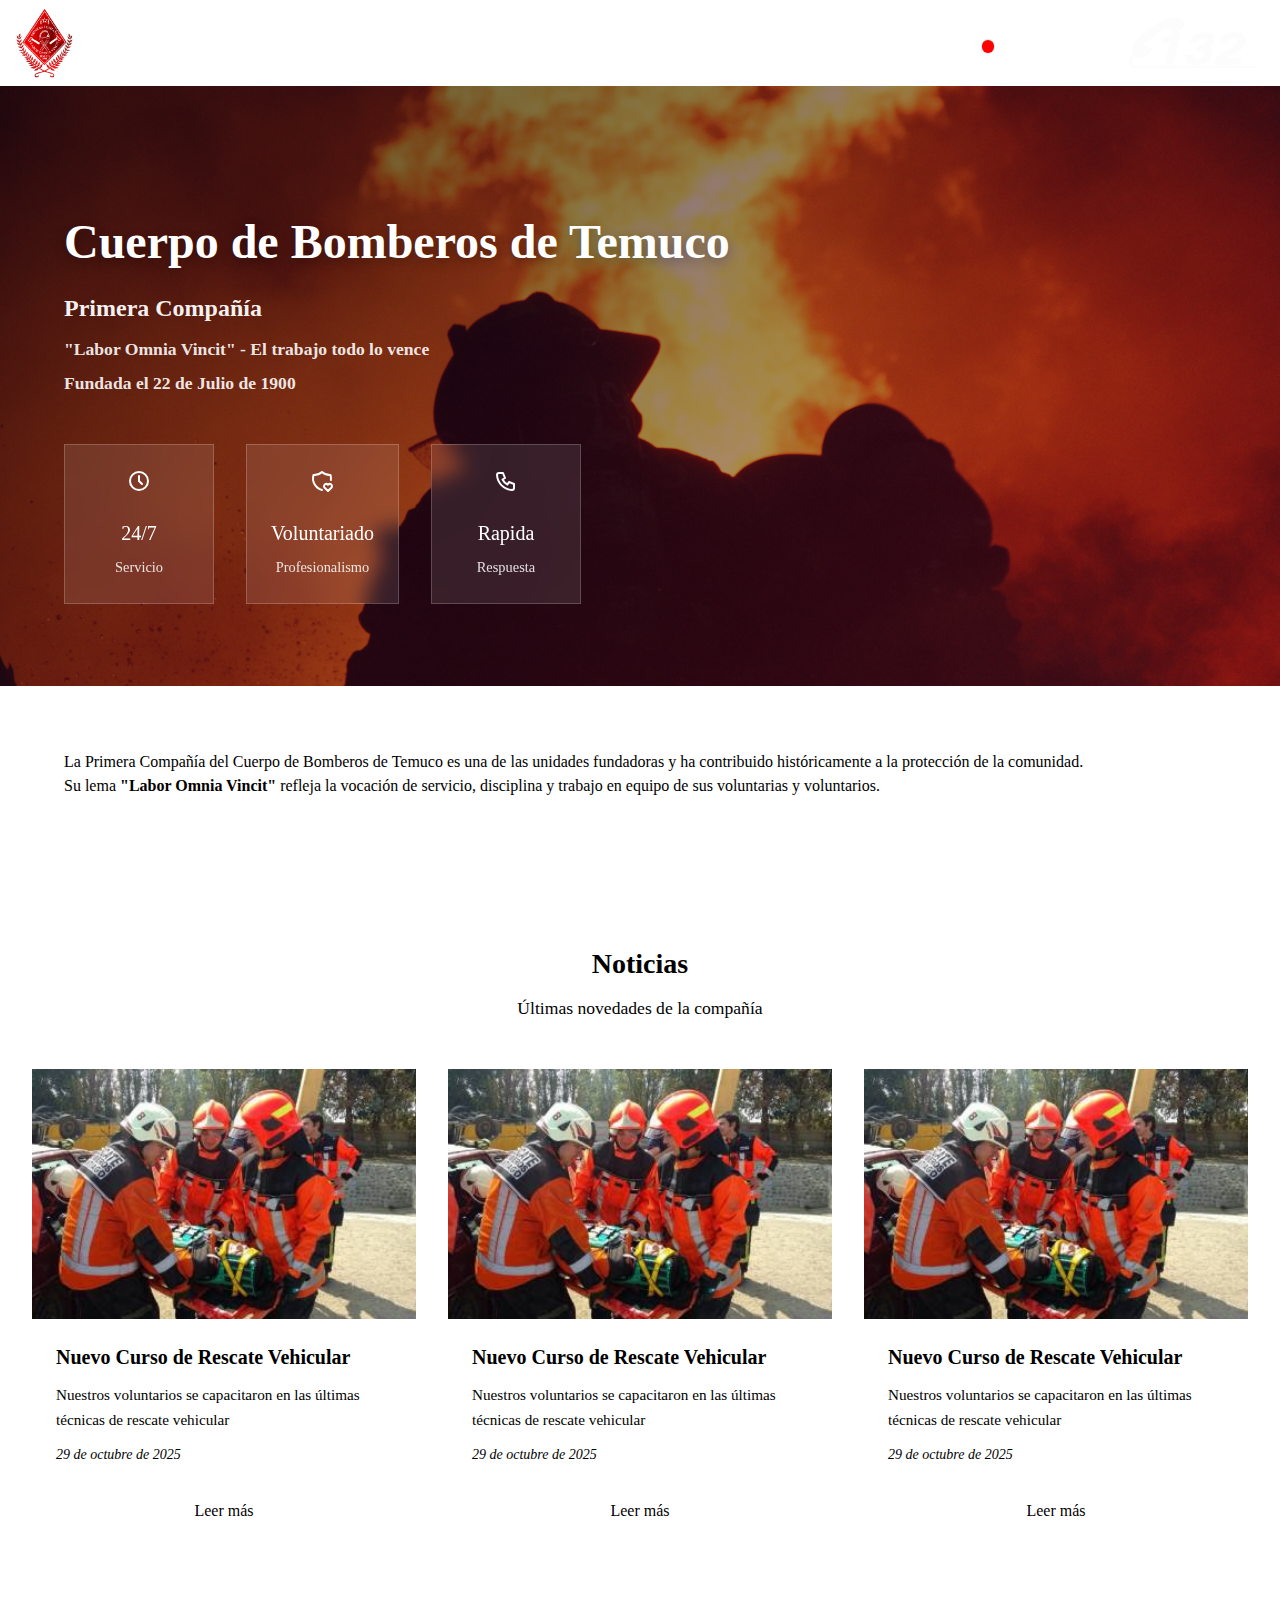
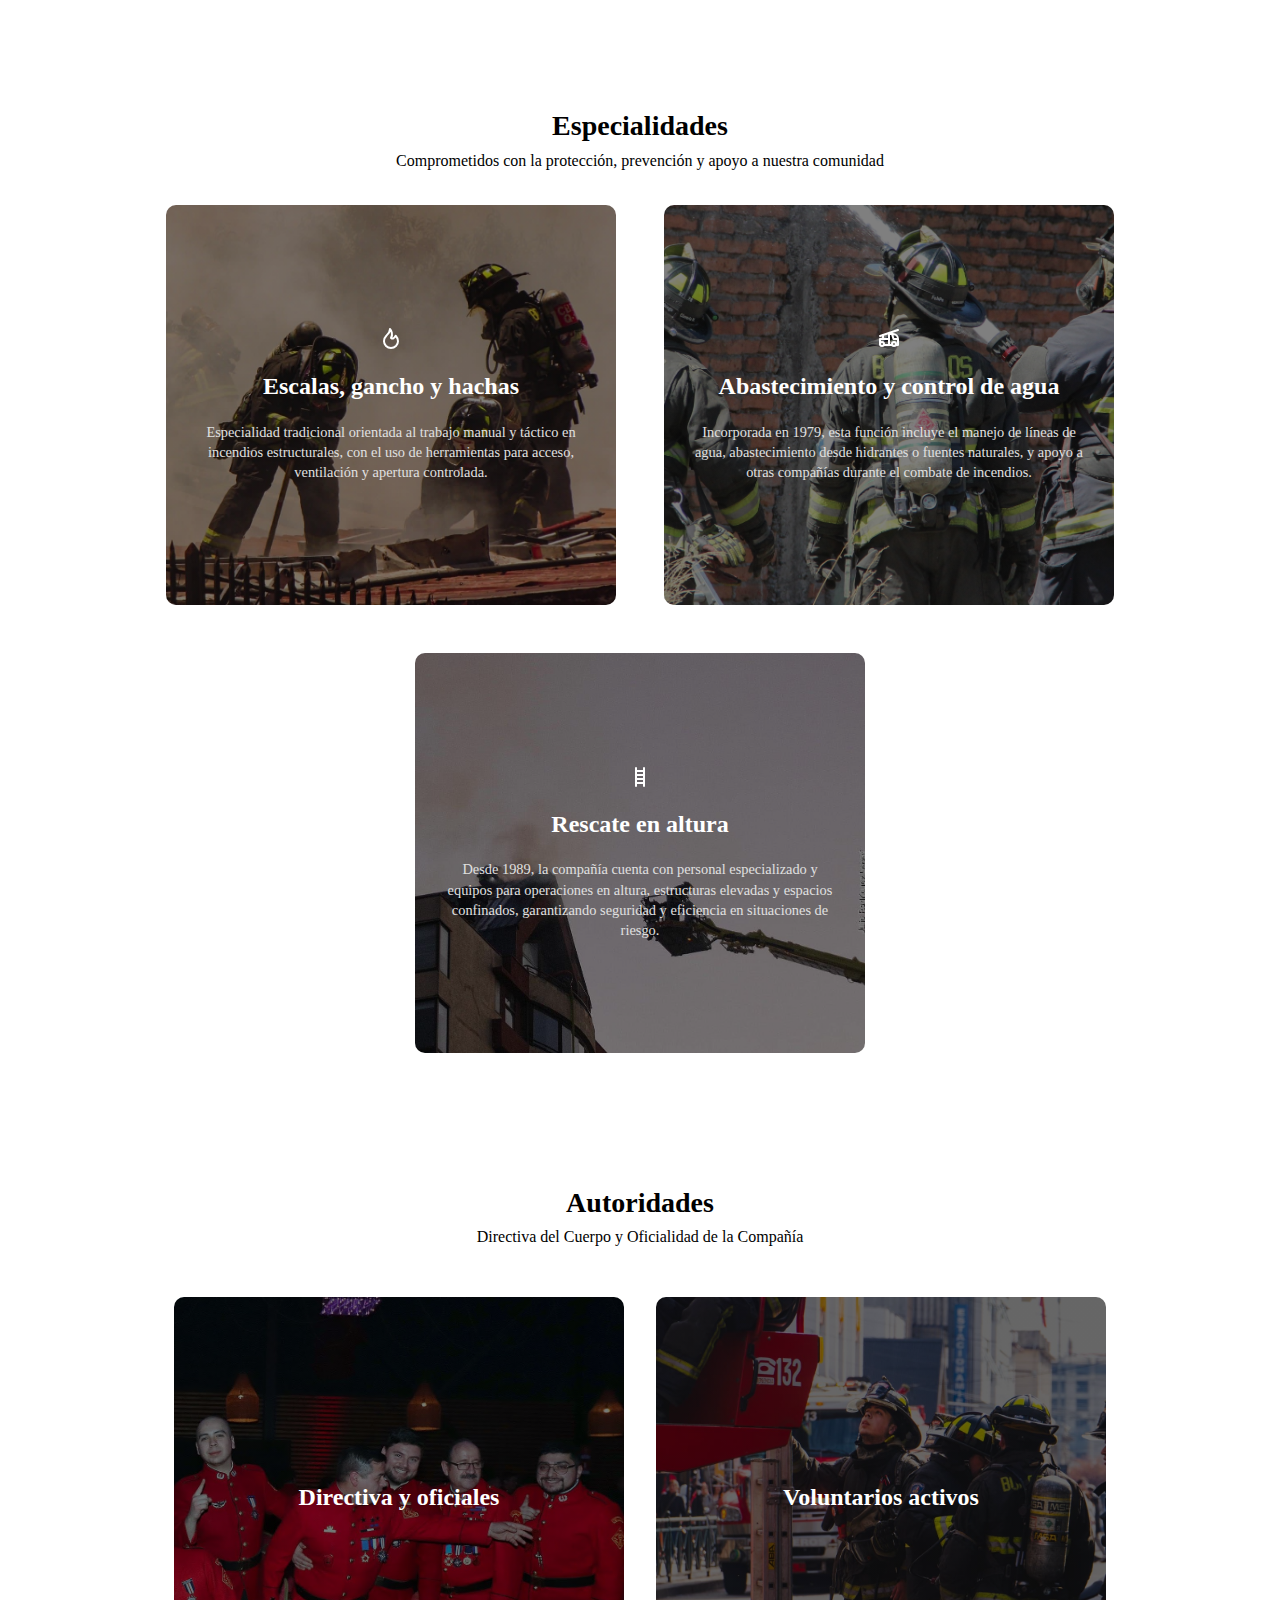
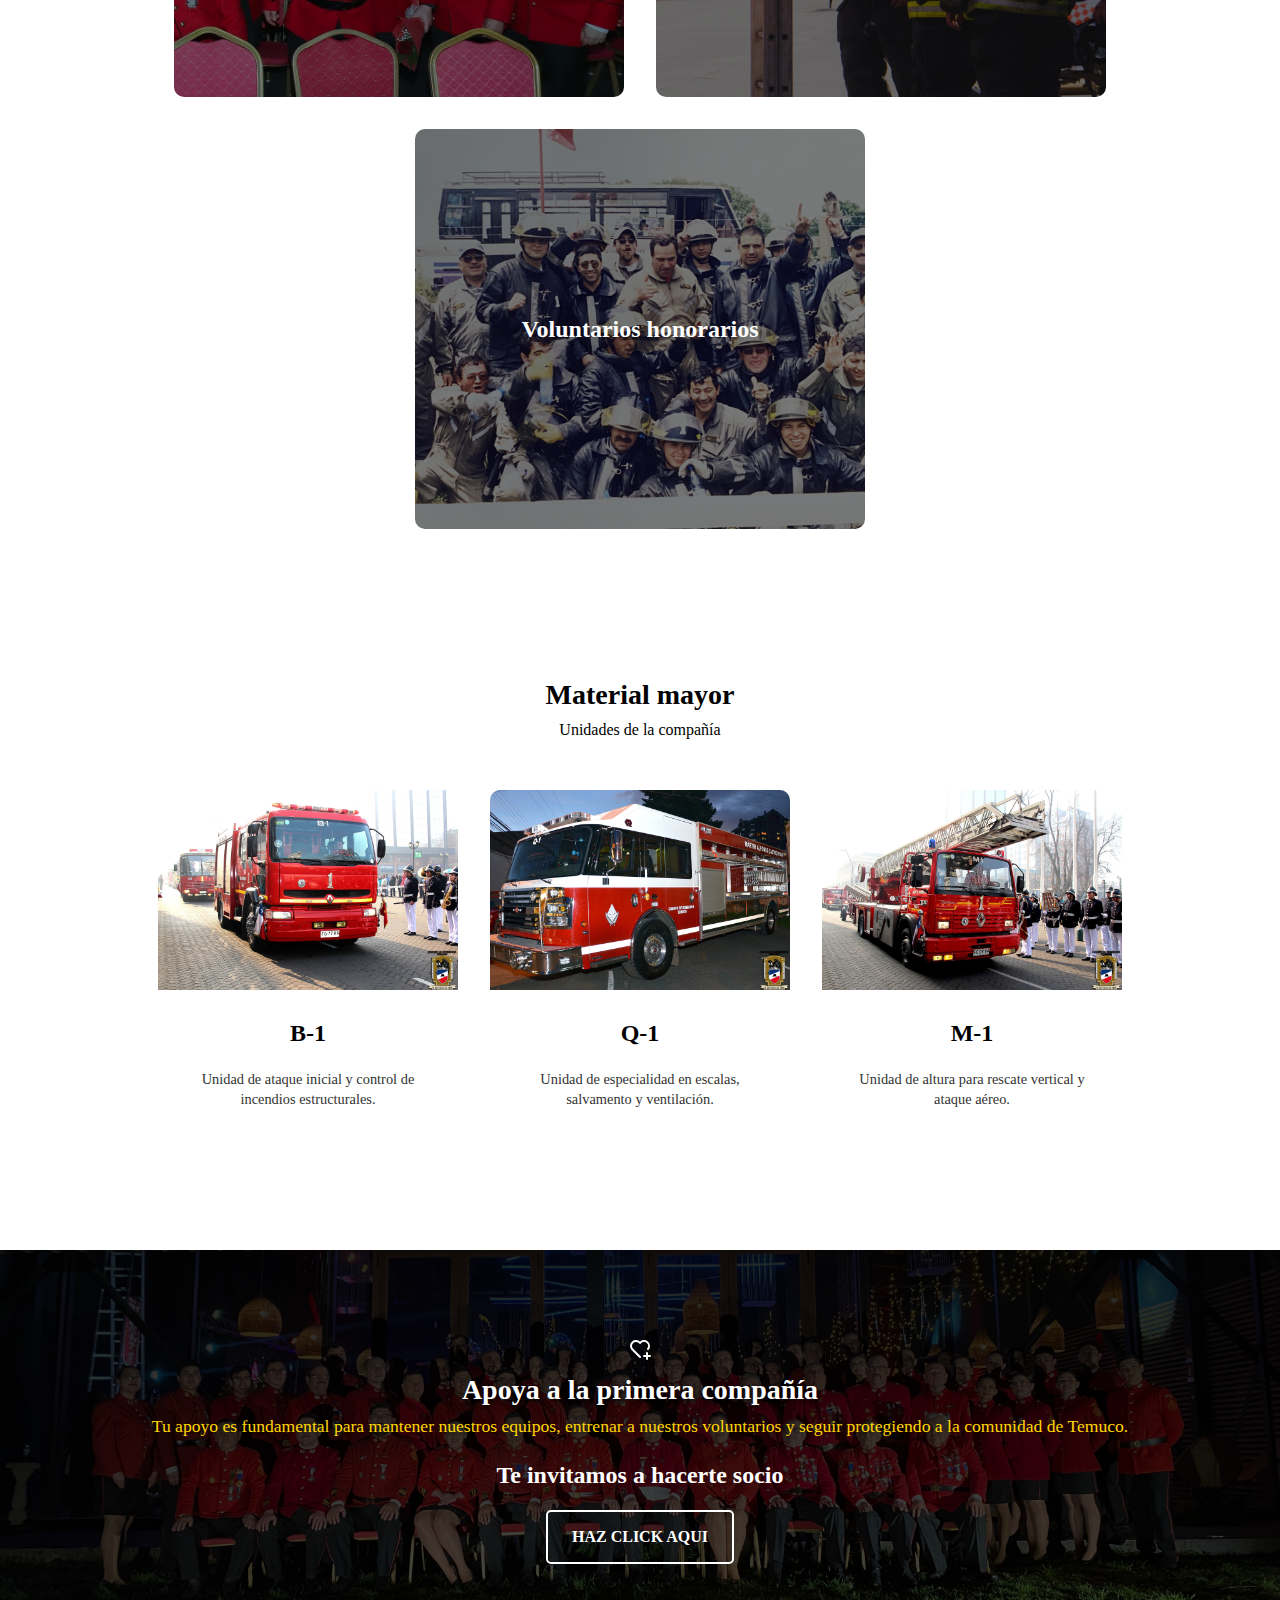
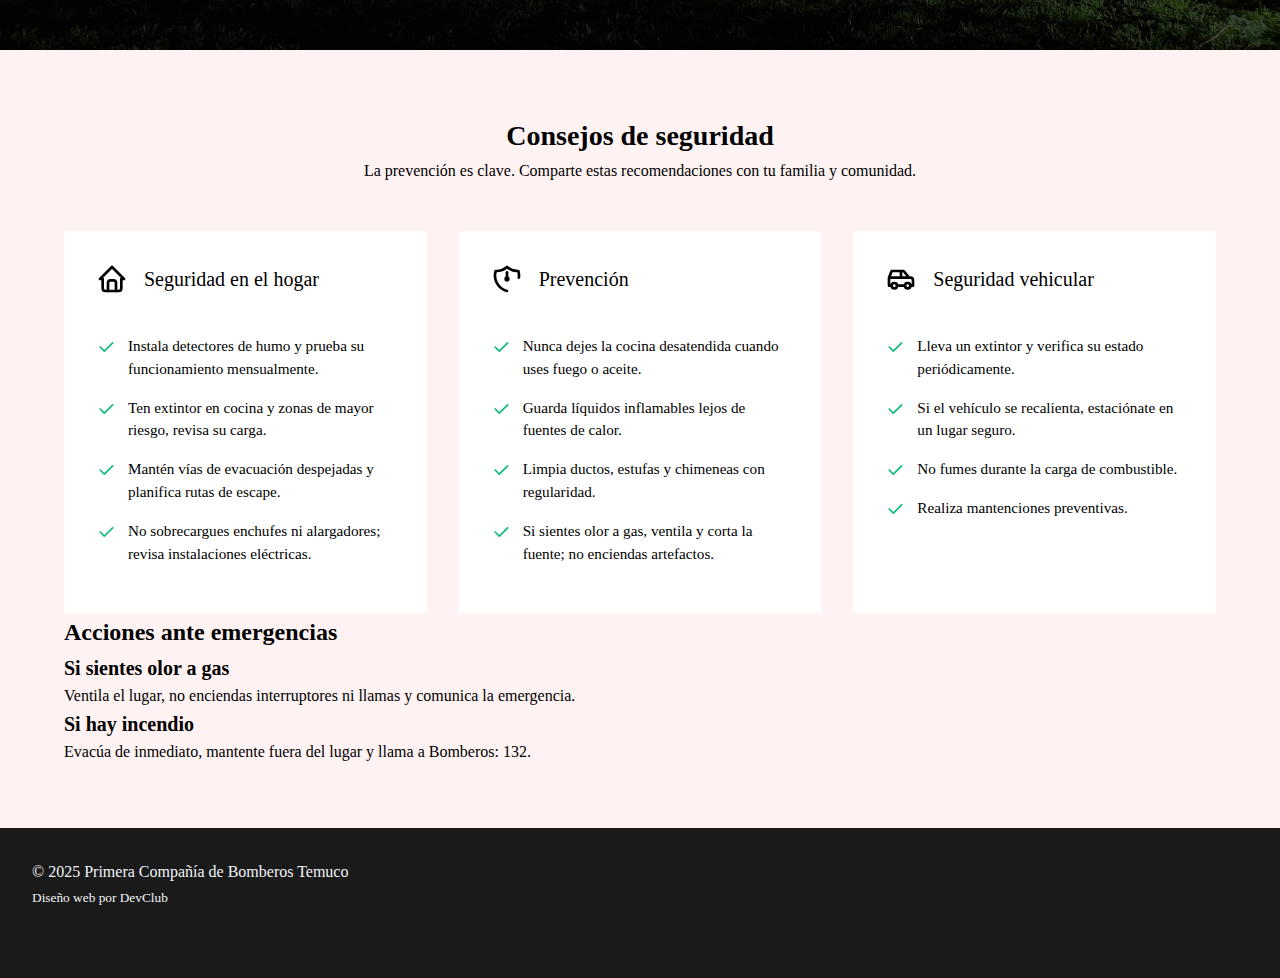
<file: index.html>
<!DOCTYPE html>
<html lang="es">

<head>
    <meta charset="UTF-8">
    <meta name="viewport" content="width=device-width, initial-scale=1.0">

    <!-- SEO Meta Tags -->
    <title>Primera Compañía de Bomberos Temuco | Labor Omnia Vincit</title>
    <meta name="description"
        content="Primera Compañía del Cuerpo de Bomberos de Temuco. Fundada en 1900, especializada en rescate en altura, combate de incendios y servicio comunitario 24/7. Labor Omnia Vincit - El trabajo todo lo vence.">
    <meta name="keywords"
        content="bomberos temuco, primera compañía, rescate altura, bomberos chile, emergencias temuco, voluntariado bomberos, labor omnia vincit">
    <meta name="author" content="Primera Compañía de Bomberos Temuco">
    <meta name="robots" content="index, follow">
    <meta name="theme-color" content="#d4183d">

    <!-- Open Graph / Facebook -->
    <meta property="og:type" content="website">
    <meta property="og:url" content="https://bomberos.icinfuatemuco.cl/">
    <meta property="og:title" content="Primera Compañía de Bomberos Temuco">
    <meta property="og:description"
        content="Servicio de emergencias 24/7. Fundada en 1900. Especializada en rescate en altura y combate de incendios. Labor Omnia Vincit.">
    <meta property="og:image" content="https://bomberos.icinfuatemuco.cl/images/logo/logo1compañia.png">
    <meta property="og:locale" content="es_CL">

    <!-- Twitter Card -->
    <meta name="twitter:card" content="summary_large_image">
    <meta name="twitter:url" content="https://bomberos.icinfuatemuco.cl/">
    <meta name="twitter:title" content="Primera Compañía de Bomberos Temuco">
    <meta name="twitter:description"
        content="Servicio de emergencias 24/7. Especializada en rescate en altura y combate de incendios.">
    <meta name="twitter:image" content="https://bomberos.icinfuatemuco.cl/images/logo/logo1compañia.png">

    <!-- Favicon -->
    <link rel="icon" type="image/png" sizes="32x32" href="./images/logo/logo1compañia.png">
    <link rel="icon" type="image/png" sizes="16x16" href="./images/logo/logo1compañia.png">
    <link rel="apple-touch-icon" sizes="180x180" href="./images/logo/logo1compañia.png">

    <!-- Canonical -->
    <link rel="canonical" href="https://bomberos.icinfuatemuco.cl/">

    <!-- Preload critical resources -->
    <link rel="preload" href="./base.css" as="style">
    <link rel="preload" href="./styles.css" as="style">
    <link rel="preload" href="./images/BomberosHero.JPG" as="image">

    <!-- Stylesheets -->
    <link rel="stylesheet" href="./base.css">
    <link rel="stylesheet" href="./styles.css">

    <!-- Google Fonts -->
    <link rel="preconnect" href="https://fonts.googleapis.com">
    <link rel="preconnect" href="https://fonts.gstatic.com" crossorigin>
    <link href="https://fonts.googleapis.com/css2?family=Inter:wght@400;500;600;700&display=swap" rel="stylesheet">

    <!-- Scripts -->
    <script defer src="script.js"></script>

    <!-- Structured Data -->
    <script type="application/ld+json">
    {
      "@context": "https://schema.org",
      "@type": "Organization",
      "name": "Primera Compañía de Bomberos Temuco",
      "url": "https://bomberos.icinfuatemuco.cl/",
      "logo": "https://bomberos.icinfuatemuco.cl/images/logo/logo1compañia.png",
      "description": "Primera Compañía del Cuerpo de Bomberos de Temuco, fundada en 1900",
      "foundingDate": "1900-07-22",
      "slogan": "Labor Omnia Vincit",
      "address": {
        "@type": "PostalAddress",
        "addressLocality": "Temuco",
        "addressRegion": "Araucanía",
        "addressCountry": "CL"
      },
      "telephone": "132",
      "areaServed": {
        "@type": "City",
        "name": "Temuco"
      }
    }
    </script>
</head>

<body>
    <header class="header-section">
        <div class="header-title">
            <a href="https://bomberos.icinfuatemuco.cl/">
                <img id="logo" src="./images/logo/logo1compañia.png" alt="Logo primera">
            </a>
        </div>
        <nav id="main-nav" class="header-nav">
            <a href="./index.html">Inicio</a>
            <a href="#">Compañía</a>
            <a href="#">Contacto</a>
        </nav>
        <div class="header-buttons">
            <button class="header-menu-toggle" aria-controls="main-nav" aria-expanded="false">
                <svg xmlns="http://www.w3.org/2000/svg" width="40" height="40" viewBox="0 0 24 24" fill="none"
                    stroke="currentColor" stroke-width="2" stroke-linecap="round" stroke-linejoin="round"
                    class="icon icon-tabler icons-tabler-outline icon-tabler-menu-2">
                    <path stroke="none" d="M0 0h24v24H0z" fill="none" />
                    <path d="M4 6l16 0" />
                    <path d="M4 12l16 0" />
                    <path d="M4 18l16 0" />
                </svg>
            </button>
            <div class="header-live">
                <a href="tel:132" class="btn-emergency">
                    <svg xmlns="http://www.w3.org/2000/svg" width="20" height="20" viewBox="0 0 24 24" fill="none"
                        stroke="currentColor" stroke-width="2" stroke-linecap="round" stroke-linejoin="round"
                        class="icon icon-tabler icons-tabler-outline icon-tabler-phone-calling">
                        <path stroke="none" d="M0 0h24v24H0z" fill="none" />
                        <path
                            d="M5 4h4l2 5l-2.5 1.5a11 11 0 0 0 5 5l1.5 -2.5l5 2v4a2 2 0 0 1 -2 2a16 16 0 0 1 -15 -15a2 2 0 0 1 2 -2" />
                        <path d="M15 7l2 2l4 -4" />
                    </svg>
                    Emergencia 132
                </a>
                <div class="header-live-circle"></div>
                <a href="./pages/radio.html" target="_self" rel="noopener noreferrer">Radio en vivo</a>
            </div>
            <div class="header-emergency">
                <a href="tel:132">
                    <img src="./images/logo/call-logo-white.svg" alt="Imagen numero de emergencias 132">
                </a>
            </div>
        </div>
    </header>
    <main>
        <section class="hero">
            <div class="hero-content">
                <header class="hero-title">
                    <h1>Cuerpo de Bomberos de Temuco</h1>
                    <h2>Primera Compañía</h2>
                    <p>"Labor Omnia Vincit" - El trabajo todo lo vence</p>
                    <p>Fundada el 22 de Julio de 1900</p>
                </header>
                <div class="hero-details">
                    <div class="hero-card">
                        <svg xmlns="http://www.w3.org/2000/svg" width="24" height="24" viewBox="0 0 24 24" fill="none"
                            stroke="currentColor" stroke-width="2" stroke-linecap="round" stroke-linejoin="round"
                            class="icon icon-tabler icons-tabler-outline icon-tabler-clock">
                            <path stroke="none" d="M0 0h24v24H0z" fill="none" />
                            <path d="M3 12a9 9 0 1 0 18 0a9 9 0 0 0 -18 0" />
                            <path d="M12 7v5l3 3" />
                        </svg>
                        <h6>24/7</h6>
                        <p>Servicio</p>
                    </div>
                    <div class="hero-card">
                        <svg xmlns="http://www.w3.org/2000/svg" width="24" height="24" viewBox="0 0 24 24" fill="none"
                            stroke="currentColor" stroke-width="2" stroke-linecap="round" stroke-linejoin="round"
                            class="icon icon-tabler icons-tabler-outline icon-tabler-shield-heart">
                            <path stroke="none" d="M0 0h24v24H0z" fill="none" />
                            <path
                                d="M12 21a12 12 0 0 1 -8.5 -15a12 12 0 0 0 8.5 -3a12 12 0 0 0 8.5 3a12.01 12.01 0 0 1 .378 5" />
                            <path
                                d="M18 22l3.35 -3.284a2.143 2.143 0 0 0 .005 -3.071a2.242 2.242 0 0 0 -3.129 -.006l-.224 .22l-.223 -.22a2.242 2.242 0 0 0 -3.128 -.006a2.143 2.143 0 0 0 -.006 3.071l3.355 3.296z" />
                        </svg>
                        <h6>Voluntariado</h6>
                        <p>Profesionalismo</p>
                    </div>
                    <div class="hero-card">
                        <svg xmlns="http://www.w3.org/2000/svg" width="24" height="24" viewBox="0 0 24 24" fill="none"
                            stroke="currentColor" stroke-width="2" stroke-linecap="round" stroke-linejoin="round"
                            class="icon icon-tabler icons-tabler-outline icon-tabler-phone">
                            <path stroke="none" d="M0 0h24v24H0z" fill="none" />
                            <path
                                d="M5 4h4l2 5l-2.5 1.5a11 11 0 0 0 5 5l1.5 -2.5l5 2v4a2 2 0 0 1 -2 2a16 16 0 0 1 -15 -15a2 2 0 0 1 2 -2" />
                        </svg>
                        <h6>Rapida</h6>
                        <p>Respuesta</p>
                    </div>
                </div>
            </div>
        </section>

        <section aria-labelledby="information-section" class="information-section">
            <header class="information-header">
                <p>La Primera Compañía del Cuerpo de Bomberos de Temuco es una de las unidades fundadoras y ha
                    contribuido
                    históricamente a la protección de la comunidad.</p>
                <p>Su lema <strong>"Labor Omnia Vincit"</strong> refleja la vocación de servicio, disciplina y trabajo
                    en equipo de sus voluntarias y voluntarios.</p>
            </header>
            <!-- <aside class="information-box">
                <figure class="information-card">
                    <h4>0</h4>
                    <p>Voluntarios</p>
                </figure>
                <figure class="information-card">
                    <h4>0</h4>
                    <p>Tiempo medio de respuesta</p>
                </figure>
                <figure class="information-card">
                    <h4>125</h4>
                    <p>Años de servicio</p>
                </figure>
            </aside> -->
        </section>

        <section aria-labelledby="news-section" class="news-section">
            <header class="news-header">
                <h2>Noticias</h2>
                <p>Últimas novedades de la compañía</p>
            </header>
            <div class="news-list">
                <article class="news-card">
                    <figure class="news-image">
                        <img src="./images/news/rescatevehicular.jpg" alt="Rescate vehicular">
                    </figure>
                    <div class="news-content">
                        <h3>Nuevo Curso de Rescate Vehicular</h3>
                        <p class="news-description">Nuestros voluntarios se capacitaron en las últimas técnicas de
                            rescate vehicular</p>
                        <time datetime="2025-10-29" class="news-date">29 de octubre de 2025</time>
                        <a href="#" class="news-link">Leer más</a>
                    </div>
                </article>
                <article class="news-card">
                    <figure class="news-image">
                        <img src="./images/news/rescatevehicular.jpg" alt="Rescate vehicular">
                    </figure>
                    <div class="news-content">
                        <h3>Nuevo Curso de Rescate Vehicular</h3>
                        <p class="news-description">Nuestros voluntarios se capacitaron en las últimas técnicas de
                            rescate vehicular</p>
                        <time datetime="2025-10-29" class="news-date">29 de octubre de 2025</time>
                        <a href="#" class="news-link">Leer más</a>
                    </div>
                </article>
                <article class="news-card">
                    <figure class="news-image">
                        <img src="./images/news/rescatevehicular.jpg" alt="Rescate vehicular">
                    </figure>
                    <div class="news-content">
                        <h3>Nuevo Curso de Rescate Vehicular</h3>
                        <p class="news-description">Nuestros voluntarios se capacitaron en las últimas técnicas de
                            rescate vehicular</p>
                        <time datetime="2025-10-29" class="news-date">29 de octubre de 2025</time>
                        <a href="#" class="news-link">Leer más</a>
                    </div>
                </article>
            </div>
        </section>

        <section aria-labelledby="specialties-section" class="specialties-section">
            <header class="specialties-header">
                <h2>Especialidades</h2>
                <p>Comprometidos con la protección, prevención y apoyo a nuestra comunidad</p>
            </header>
            <div class="specialties-grid">
                <article class="specialties-card">
                    <svg xmlns="http://www.w3.org/2000/svg" width="24" height="24" viewBox="0 0 24 24" fill="none"
                        stroke="currentColor" stroke-width="2" stroke-linecap="round" stroke-linejoin="round"
                        class="icon icon-tabler icons-tabler-outline icon-tabler-flame">
                        <path stroke="none" d="M0 0h24v24H0z" fill="none" />
                        <path
                            d="M12 10.941c2.333 -3.308 .167 -7.823 -1 -8.941c0 3.395 -2.235 5.299 -3.667 6.706c-1.43 1.408 -2.333 3.621 -2.333 5.588c0 3.704 3.134 6.706 7 6.706s7 -3.002 7 -6.706c0 -1.712 -1.232 -4.403 -2.333 -5.588c-2.084 3.353 -3.257 3.353 -4.667 2.235" />
                    </svg>
                    <h3>Escalas, gancho y hachas</h3>
                    <p>Especialidad tradicional orientada al trabajo manual y táctico en incendios estructurales, con el
                        uso de herramientas para acceso, ventilación y apertura controlada.</p>
                </article>
                <article class="specialties-card">
                    <svg xmlns="http://www.w3.org/2000/svg" width="24" height="24" viewBox="0 0 24 24" fill="none"
                        stroke="currentColor" stroke-width="2" stroke-linecap="round" stroke-linejoin="round"
                        class="icon icon-tabler icons-tabler-outline icon-tabler-firetruck">
                        <path stroke="none" d="M0 0h24v24H0z" fill="none" />
                        <path d="M5 17m-2 0a2 2 0 1 0 4 0a2 2 0 1 0 -4 0" />
                        <path d="M17 17m-2 0a2 2 0 1 0 4 0a2 2 0 1 0 -4 0" />
                        <path d="M7 18h8m4 0h2v-6a5 5 0 0 0 -5 -5h-1l1.5 5h4.5" />
                        <path d="M12 18v-11h3" />
                        <path d="M3 17l0 -5l9 0" />
                        <path d="M3 9l18 -6" />
                        <path d="M6 12l0 -4" />
                    </svg>
                    <h3>Abastecimiento y control de agua</h3>
                    <p>Incorporada en 1979, esta función incluye el manejo de líneas de agua, abastecimiento desde
                        hidrantes o fuentes naturales, y apoyo a otras compañías durante el combate de incendios.</p>
                </article>
                <article class="specialties-card">
                    <svg xmlns="http://www.w3.org/2000/svg" width="24" height="24" viewBox="0 0 24 24" fill="none"
                        stroke="currentColor" stroke-width="2" stroke-linecap="round" stroke-linejoin="round"
                        class="icon icon-tabler icons-tabler-outline icon-tabler-ladder">
                        <path stroke="none" d="M0 0h24v24H0z" fill="none" />
                        <path d="M8 3v18" />
                        <path d="M16 3v18" />
                        <path d="M8 14h8" />
                        <path d="M8 10h8" />
                        <path d="M8 6h8" />
                        <path d="M8 18h8" />
                    </svg>
                    <h3>Rescate en altura</h3>
                    <p>Desde 1989, la compañía cuenta con personal especializado y equipos para operaciones en altura,
                        estructuras elevadas y espacios confinados, garantizando seguridad y eficiencia en situaciones
                        de riesgo.</p>
                </article>
            </div>
        </section>

        <section aria-labelby="autorities-section" class="autorities-section">
            <header class="autorities-header">
                <h2>Autoridades</h2>
                <p>Directiva del Cuerpo y Oficialidad de la Compañía</p>
            </header>
            <div class="autorities-layout">
                <a href="#" class="autorities-card">
                    <article class="autorities-card">
                        <h3>Directiva y oficiales</h3>
                    </article>
                </a>
                <a href="#" class="autorities-card">
                    <article class="autorities-card">
                        <h3>Voluntarios activos</h3>
                    </article>
                </a>
                <a href="#" class="autorities-card">
                    <article class="autorities-card">
                        <h3>Voluntarios honorarios</h3>
                    </article>
                </a>
            </div>
        </section>

        <section aria-labelledby="material-section" class="material-section">
            <header class="material-header">
                <h2>Material mayor</h2>
                <p>Unidades de la compañía</p>
            </header>
            <div class="material-layout">
                <a href="./pages/b1.html" class="material-box-link">
                    <article class="material-box">
                        <figure class="material-image">
                            <img src="./images/material/b-1.jpg" alt="Carro Bomba B-1" height="300px" width="300px">
                        </figure>
                        <div class="material-content">
                            <h3>B-1</h3>
                            <p class="material-description">Unidad de ataque inicial y control de incendios
                                estructurales.</p>
                        </div>
                    </article>
                </a>
                <a href="./pages/q1.html" class="material-box-link">
                    <article class="material-box">
                        <figure class="material-image">
                            <img src="./images/material/q-1.jpg" alt="Carro Portaescalas Q-1">
                        </figure>
                        <div class="material-content">
                            <h3>Q-1</h3>
                            <p class="material-description">Unidad de especialidad en escalas, salvamento y ventilación.
                            </p>
                        </div>
                    </article>
                </a>
                <a href="./pages/m1.html" class="material-box-link">
                    <article class="material-box">
                        <figure class="material-image">
                            <img src="./images/material/m-1.jpg" alt="Carro Escala Mecánica M-1">
                        </figure>
                        <div class="material-content">
                            <h3>M-1</h3>
                            <p class="material-description">Unidad de altura para rescate vertical y ataque aéreo.</p>
                        </div>
                    </article>
                </a>
            </div>
        </section>

        <section aria-labelledby="donation-section" class="donation-section">
            <header>
                <svg xmlns="http://www.w3.org/2000/svg" width="24" height="24" viewBox="0 0 24 24" fill="none"
                    stroke="currentColor" stroke-width="2" stroke-linecap="round" stroke-linejoin="round"
                    class="icon icon-tabler icons-tabler-outline icon-tabler-heart-plus">
                    <path stroke="none" d="M0 0h24v24H0z" fill="none" />
                    <path d="M12 20l-7.5 -7.428a5 5 0 1 1 7.5 -6.566a5 5 0 1 1 7.96 6.053" />
                    <path d="M16 19h6" />
                    <path d="M19 16v6" />
                </svg>
                <h2>Apoya a la primera compañía</h2>
                <p>Tu apoyo es fundamental para mantener nuestros equipos, entrenar a nuestros voluntarios y seguir
                    protegiendo a la comunidad de Temuco.</p>
            </header>
            <div class="donation-layout">
                <h3>Te invitamos a hacerte socio</h3>
                <a href="#" class="donation-button">HAZ CLICK AQUI</a>
            </div>
        </section>

        <section aria-labelledby="security-section" class="security-section">
            <header class="security-header">
                <h2>Consejos de seguridad</h2>
                <p>La prevención es clave. Comparte estas recomendaciones con tu familia y comunidad.</p>
            </header>
            <div class="security-layout">
                <!-- Card 1: Hogar -->
                <article class="security-card">
                    <header class="security-card-header">
                        <svg xmlns="http://www.w3.org/2000/svg" width="32" height="32" viewBox="0 0 24 24" fill="none"
                            stroke="currentColor" stroke-width="2" stroke-linecap="round" stroke-linejoin="round"
                            class="icon icon-tabler icons-tabler-outline icon-tabler-home">
                            <path stroke="none" d="M0 0h24v24H0z" fill="none" />
                            <path d="M5 12l-2 0l9 -9l9 9l-2 0" />
                            <path d="M5 12v7a2 2 0 0 0 2 2h10a2 2 0 0 0 2 -2v-7" />
                            <path d="M9 21v-6a2 2 0 0 1 2 -2h2a2 2 0 0 1 2 2v6" />
                        </svg>
                        <h3>Seguridad en el hogar</h3>
                    </header>
                    <ul class="security-list">
                        <li>
                            <svg xmlns="http://www.w3.org/2000/svg" width="20" height="20" viewBox="0 0 24 24"
                                fill="none" stroke="currentColor" stroke-width="2" stroke-linecap="round"
                                stroke-linejoin="round" class="icon icon-tabler icons-tabler-outline icon-tabler-check">
                                <path stroke="none" d="M0 0h24v24H0z" fill="none" />
                                <path d="M5 12l5 5l10 -10" />
                            </svg>
                            <span>Instala detectores de humo y prueba su funcionamiento mensualmente.</span>
                        </li>
                        <li>
                            <svg xmlns="http://www.w3.org/2000/svg" width="20" height="20" viewBox="0 0 24 24"
                                fill="none" stroke="currentColor" stroke-width="2" stroke-linecap="round"
                                stroke-linejoin="round" class="icon icon-tabler icons-tabler-outline icon-tabler-check">
                                <path stroke="none" d="M0 0h24v24H0z" fill="none" />
                                <path d="M5 12l5 5l10 -10" />
                            </svg>
                            <span>Ten extintor en cocina y zonas de mayor riesgo, revisa su carga.</span>
                        </li>
                        <li>
                            <svg xmlns="http://www.w3.org/2000/svg" width="20" height="20" viewBox="0 0 24 24"
                                fill="none" stroke="currentColor" stroke-width="2" stroke-linecap="round"
                                stroke-linejoin="round" class="icon icon-tabler icons-tabler-outline icon-tabler-check">
                                <path stroke="none" d="M0 0h24v24H0z" fill="none" />
                                <path d="M5 12l5 5l10 -10" />
                            </svg>
                            <span>Mantén vías de evacuación despejadas y planifica rutas de escape.</span>
                        </li>
                        <li>
                            <svg xmlns="http://www.w3.org/2000/svg" width="20" height="20" viewBox="0 0 24 24"
                                fill="none" stroke="currentColor" stroke-width="2" stroke-linecap="round"
                                stroke-linejoin="round" class="icon icon-tabler icons-tabler-outline icon-tabler-check">
                                <path stroke="none" d="M0 0h24v24H0z" fill="none" />
                                <path d="M5 12l5 5l10 -10" />
                            </svg>
                            <span>No sobrecargues enchufes ni alargadores; revisa instalaciones eléctricas.</span>
                        </li>
                    </ul>
                </article>

                <!-- Card 2: Prevención -->
                <article class="security-card">
                    <header class="security-card-header">
                        <svg xmlns="http://www.w3.org/2000/svg" width="32" height="32" viewBox="0 0 24 24" fill="none"
                            stroke="currentColor" stroke-width="2" stroke-linecap="round" stroke-linejoin="round"
                            class="icon icon-tabler icons-tabler-outline icon-tabler-shield-exclamation">
                            <path stroke="none" d="M0 0h24v24H0z" fill="none" />
                            <path d="M12 12m-1 0a1 1 0 1 0 2 0a1 1 0 1 0 -2 0" />
                            <path d="M12 7l0 3" />
                            <path
                                d="M12 21a12 12 0 0 1 -8.5 -15a12 12 0 0 0 8.5 -3a12 12 0 0 0 8.5 3a12.01 12.01 0 0 1 .378 5" />
                        </svg>
                        <h3>Prevención</h3>
                    </header>
                    <ul class="security-list">
                        <li>
                            <svg xmlns="http://www.w3.org/2000/svg" width="20" height="20" viewBox="0 0 24 24"
                                fill="none" stroke="currentColor" stroke-width="2" stroke-linecap="round"
                                stroke-linejoin="round" class="icon icon-tabler icons-tabler-outline icon-tabler-check">
                                <path stroke="none" d="M0 0h24v24H0z" fill="none" />
                                <path d="M5 12l5 5l10 -10" />
                            </svg>
                            <span>Nunca dejes la cocina desatendida cuando uses fuego o aceite.</span>
                        </li>
                        <li>
                            <svg xmlns="http://www.w3.org/2000/svg" width="20" height="20" viewBox="0 0 24 24"
                                fill="none" stroke="currentColor" stroke-width="2" stroke-linecap="round"
                                stroke-linejoin="round" class="icon icon-tabler icons-tabler-outline icon-tabler-check">
                                <path stroke="none" d="M0 0h24v24H0z" fill="none" />
                                <path d="M5 12l5 5l10 -10" />
                            </svg>
                            <span>Guarda líquidos inflamables lejos de fuentes de calor.</span>
                        </li>
                        <li>
                            <svg xmlns="http://www.w3.org/2000/svg" width="20" height="20" viewBox="0 0 24 24"
                                fill="none" stroke="currentColor" stroke-width="2" stroke-linecap="round"
                                stroke-linejoin="round" class="icon icon-tabler icons-tabler-outline icon-tabler-check">
                                <path stroke="none" d="M0 0h24v24H0z" fill="none" />
                                <path d="M5 12l5 5l10 -10" />
                            </svg>
                            <span>Limpia ductos, estufas y chimeneas con regularidad.</span>
                        </li>
                        <li>
                            <svg xmlns="http://www.w3.org/2000/svg" width="20" height="20" viewBox="0 0 24 24"
                                fill="none" stroke="currentColor" stroke-width="2" stroke-linecap="round"
                                stroke-linejoin="round" class="icon icon-tabler icons-tabler-outline icon-tabler-check">
                                <path stroke="none" d="M0 0h24v24H0z" fill="none" />
                                <path d="M5 12l5 5l10 -10" />
                            </svg>
                            <span>Si sientes olor a gas, ventila y corta la fuente; no enciendas artefactos.</span>
                        </li>
                    </ul>
                </article>

                <!-- Card 3: Vehicular -->
                <article class="security-card">
                    <header class="security-card-header">
                        <svg xmlns="http://www.w3.org/2000/svg" width="32" height="32" viewBox="0 0 24 24" fill="none"
                            stroke="currentColor" stroke-width="2" stroke-linecap="round" stroke-linejoin="round"
                            class="icon icon-tabler icons-tabler-outline icon-tabler-car">
                            <path stroke="none" d="M0 0h24v24H0z" fill="none" />
                            <path d="M7 17m-2 0a2 2 0 1 0 4 0a2 2 0 1 0 -4 0" />
                            <path d="M17 17m-2 0a2 2 0 1 0 4 0a2 2 0 1 0 -4 0" />
                            <path d="M5 17h-2v-6l2 -5h9l4 5h1a2 2 0 0 1 2 2v4h-2m-4 0h-6m-6 -6h15m-6 0v-5" />
                        </svg>
                        <h3>Seguridad vehicular</h3>
                    </header>
                    <ul class="security-list">
                        <li>
                            <svg xmlns="http://www.w3.org/2000/svg" width="20" height="20" viewBox="0 0 24 24"
                                fill="none" stroke="currentColor" stroke-width="2" stroke-linecap="round"
                                stroke-linejoin="round" class="icon icon-tabler icons-tabler-outline icon-tabler-check">
                                <path stroke="none" d="M0 0h24v24H0z" fill="none" />
                                <path d="M5 12l5 5l10 -10" />
                            </svg>
                            <span>Lleva un extintor y verifica su estado periódicamente.</span>
                        </li>
                        <li>
                            <svg xmlns="http://www.w3.org/2000/svg" width="20" height="20" viewBox="0 0 24 24"
                                fill="none" stroke="currentColor" stroke-width="2" stroke-linecap="round"
                                stroke-linejoin="round" class="icon icon-tabler icons-tabler-outline icon-tabler-check">
                                <path stroke="none" d="M0 0h24v24H0z" fill="none" />
                                <path d="M5 12l5 5l10 -10" />
                            </svg>
                            <span>Si el vehículo se recalienta, estaciónate en un lugar seguro.</span>
                        </li>
                        <li>
                            <svg xmlns="http://www.w3.org/2000/svg" width="20" height="20" viewBox="0 0 24 24"
                                fill="none" stroke="currentColor" stroke-width="2" stroke-linecap="round"
                                stroke-linejoin="round" class="icon icon-tabler icons-tabler-outline icon-tabler-check">
                                <path stroke="none" d="M0 0h24v24H0z" fill="none" />
                                <path d="M5 12l5 5l10 -10" />
                            </svg>
                            <span>No fumes durante la carga de combustible.</span>
                        </li>
                        <li>
                            <svg xmlns="http://www.w3.org/2000/svg" width="20" height="20" viewBox="0 0 24 24"
                                fill="none" stroke="currentColor" stroke-width="2" stroke-linecap="round"
                                stroke-linejoin="round" class="icon icon-tabler icons-tabler-outline icon-tabler-check">
                                <path stroke="none" d="M0 0h24v24H0z" fill="none" />
                                <path d="M5 12l5 5l10 -10" />
                            </svg>
                            <span>Realiza mantenciones preventivas.</span>
                        </li>
                    </ul>
                </article>
            </div>
            <footer class="security-section-footer">
                <div class="security-footer-content">
                    <h3>Acciones ante emergencias</h3>
                    <h4>Si sientes olor a gas</h4>
                    <p>Ventila el lugar, no enciendas interruptores ni llamas y comunica la emergencia.</p>
                    <h4>Si hay incendio</h4>
                    <p>Evacúa de inmediato, mantente fuera del lugar y <span class="security-call">llama a Bomberos:
                            132</span>.</p>
                </div>
            </footer>
        </section>
    </main>
    <footer aria-labelledby="footer-section" class="footer-section">
        <p>
            &copy; 2025 Primera Compañía de Bomberos Temuco
        </p>
        <small>
            Diseño web por DevClub
        </small>
    </footer>
</body>

</html>
</file>
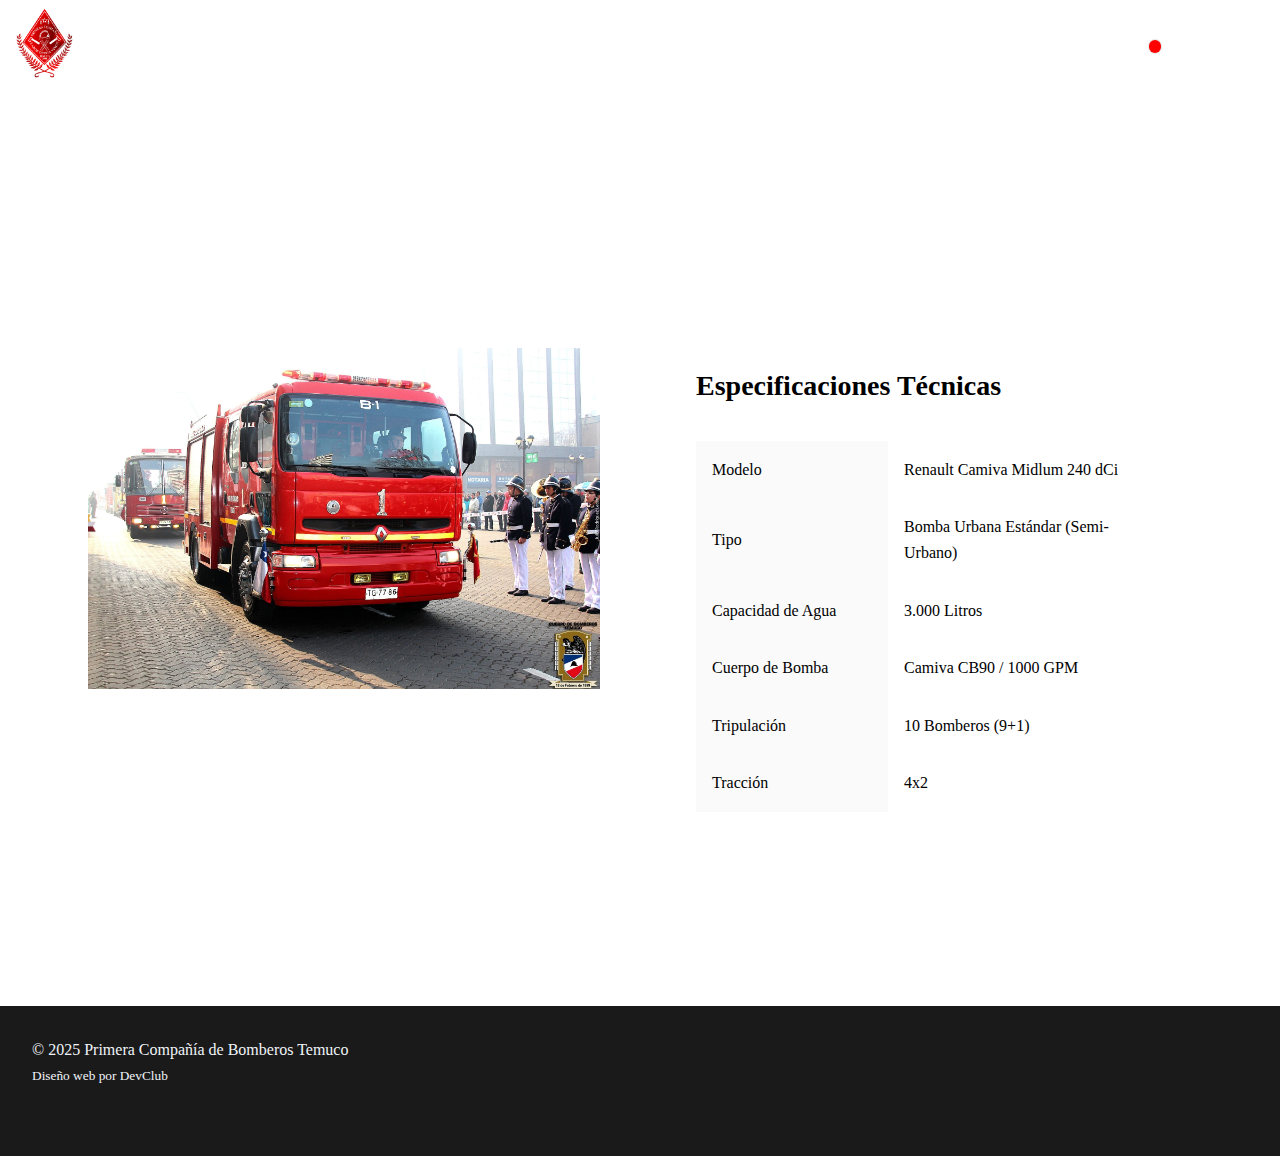
<file: pages/b1.html>
<!DOCTYPE html>
<html lang="es">

<head>
    <meta charset="UTF-8">
    <meta name="viewport" content="width=device-width, initial-scale=1.0">
    <title>Unidad B-1 | Primera Compañía de Bomberos Temuco</title>
    <link rel="icon" type="image/png" sizes="32x32" href="../images/logo/logo1compañia.png">

    <!-- Stylesheets -->
    <link rel="stylesheet" href="../base.css">
    <link rel="stylesheet" href="../styles.css">
    <link href="https://fonts.googleapis.com/css2?family=Inter:wght@400;500;600;700&display=swap" rel="stylesheet">
</head>

<body>
    <header class="header-section">
        <div class="header-title">
            <a href="../index.html">
                <img id="logo" src="../images/logo/logo1compañia.png" alt="Logo primera">
            </a>
        </div>
        <nav id="main-nav" class="header-nav">
            <a href="../index.html">Inicio</a>
            <a href="#">Compañía</a>
            <a href="#">Contacto</a>
        </nav>
        <div class="header-buttons">
            <button class="header-menu-toggle" aria-controls="main-nav" aria-expanded="false">
                <svg xmlns="http://www.w3.org/2000/svg" width="40" height="40" viewBox="0 0 24 24" fill="none"
                    stroke="currentColor" stroke-width="2" stroke-linecap="round" stroke-linejoin="round">
                    <path stroke="none" d="M0 0h24v24H0z" fill="none" />
                    <path d="M4 6l16 0" />
                    <path d="M4 12l16 0" />
                    <path d="M4 18l16 0" />
                </svg>
            </button>
            <div class="header-live">
                <a href="tel:132" class="btn-emergency">
                    <svg xmlns="http://www.w3.org/2000/svg" width="20" height="20" viewBox="0 0 24 24" fill="none"
                        stroke="currentColor" stroke-width="2" stroke-linecap="round" stroke-linejoin="round">
                        <path stroke="none" d="M0 0h24v24H0z" fill="none" />
                        <path
                            d="M5 4h4l2 5l-2.5 1.5a11 11 0 0 0 5 5l1.5 -2.5l5 2v4a2 2 0 0 1 -2 2a16 16 0 0 1 -15 -15a2 2 0 0 1 2 -2" />
                        <path d="M15 7l2 2l4 -4" />
                    </svg>
                    Emergencia 132
                </a>
                <div class="header-live-circle"></div>
                <a href="./radio.html" target="_self" rel="noopener noreferrer">Radio en vivo</a>
            </div>
        </div>
    </header>

    <main class="detail-page">
        <section class="detail-hero">
            <div class="detail-hero-content">
                <h1>Unidad B-1</h1>
                <p>Bomba de Ataque Inicial</p>
            </div>
        </section>

        <section class="detail-content">
            <div class="detail-image-container">
                <img src="../images/material/b-1.jpg" alt="Unidad B-1 Bomberos Temuco">
            </div>

            <div class="detail-specs">
                <h2>Especificaciones Técnicas</h2>
                <div class="specs-table-container">
                    <table class="specs-table">
                        <tbody>
                            <tr>
                                <th>Modelo</th>
                                <td>Renault Camiva Midlum 240 dCi</td>
                            </tr>
                            <tr>
                                <th>Tipo</th>
                                <td>Bomba Urbana Estándar (Semi-Urbano)</td>
                            </tr>
                            <tr>
                                <th>Capacidad de Agua</th>
                                <td>3.000 Litros</td>
                            </tr>
                            <tr>
                                <th>Cuerpo de Bomba</th>
                                <td>Camiva CB90 / 1000 GPM</td>
                            </tr>
                            <tr>
                                <th>Tripulación</th>
                                <td>10 Bomberos (9+1)</td>
                            </tr>
                            <tr>
                                <th>Tracción</th>
                                <td>4x2</td>
                            </tr>
                        </tbody>
                    </table>
                </div>
                <div class="detail-actions">
                    <a href="../index.html" class="back-button">Volver al Inicio</a>
                </div>
            </div>
        </section>
    </main>

    <footer class="footer-section">
        <p>&copy; 2025 Primera Compañía de Bomberos Temuco</p>
        <small>Diseño web por DevClub</small>
    </footer>

    <script src="../script.js"></script>
</body>

</html>
</file>
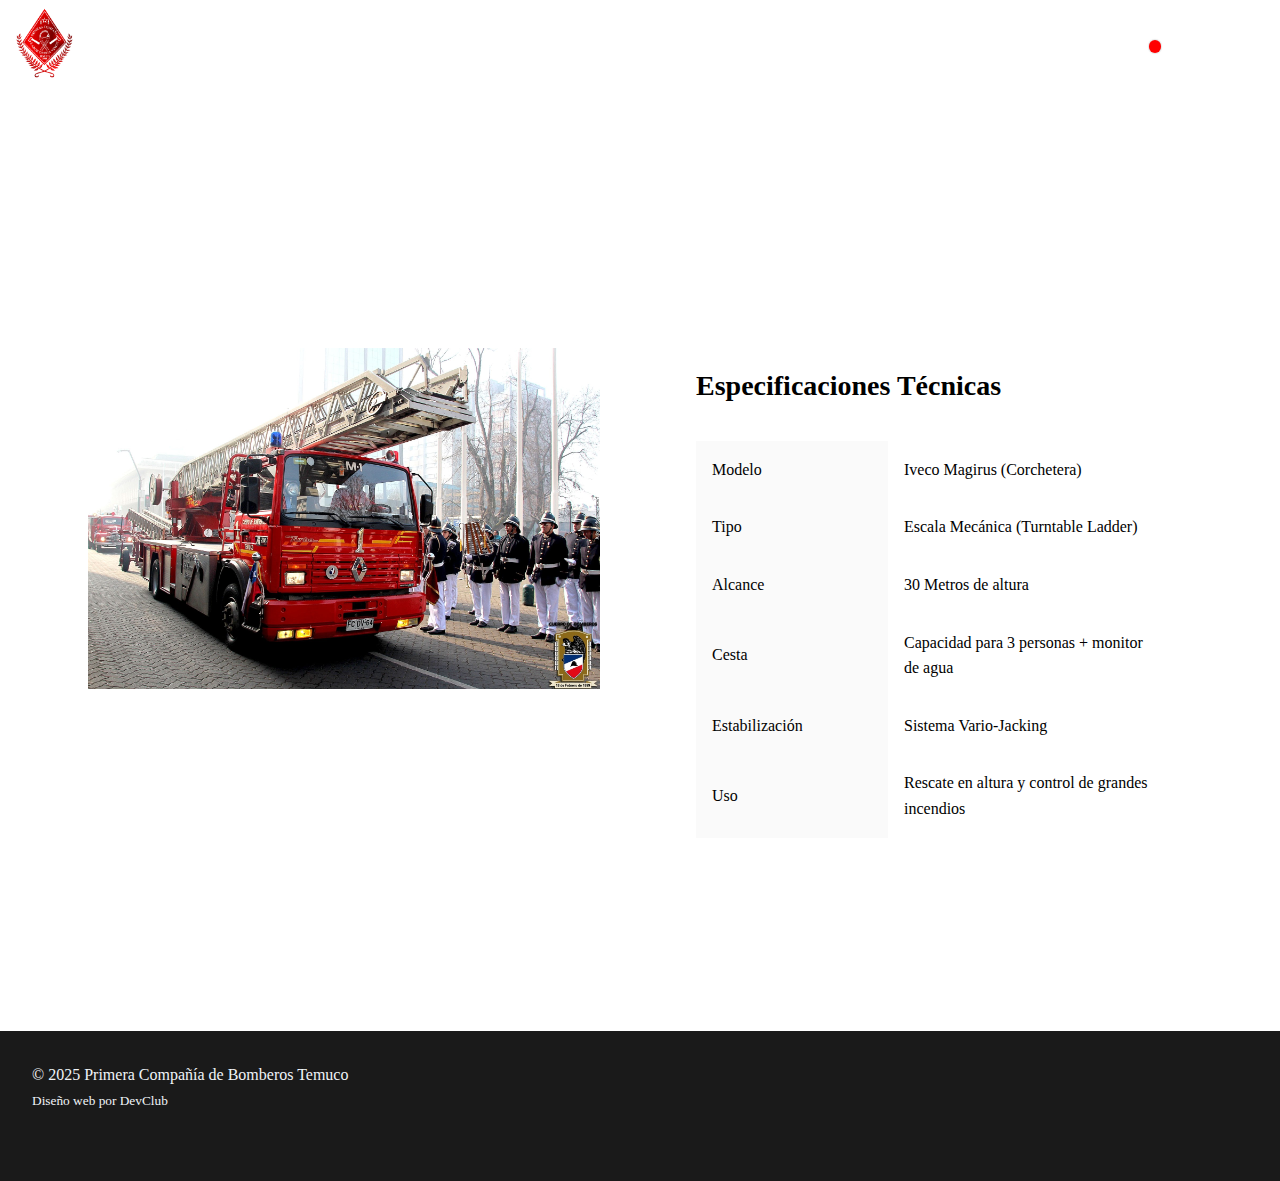
<file: pages/m1.html>
<!DOCTYPE html>
<html lang="es">

<head>
    <meta charset="UTF-8">
    <meta name="viewport" content="width=device-width, initial-scale=1.0">
    <title>Unidad M-1 | Primera Compañía de Bomberos Temuco</title>
    <link rel="icon" type="image/png" sizes="32x32" href="../images/logo/logo1compañia.png">

    <!-- Stylesheets -->
    <link rel="stylesheet" href="../base.css">
    <link rel="stylesheet" href="../styles.css">
    <link href="https://fonts.googleapis.com/css2?family=Inter:wght@400;500;600;700&display=swap" rel="stylesheet">
</head>

<body>
    <header class="header-section">
        <div class="header-title">
            <a href="../index.html">
                <img id="logo" src="../images/logo/logo1compañia.png" alt="Logo primera">
            </a>
        </div>
        <nav id="main-nav" class="header-nav">
            <a href="../index.html">Inicio</a>
            <a href="#">Compañía</a>
            <a href="#">Contacto</a>
        </nav>
        <div class="header-buttons">
            <button class="header-menu-toggle" aria-controls="main-nav" aria-expanded="false">
                <svg xmlns="http://www.w3.org/2000/svg" width="40" height="40" viewBox="0 0 24 24" fill="none"
                    stroke="currentColor" stroke-width="2" stroke-linecap="round" stroke-linejoin="round">
                    <path stroke="none" d="M0 0h24v24H0z" fill="none" />
                    <path d="M4 6l16 0" />
                    <path d="M4 12l16 0" />
                    <path d="M4 18l16 0" />
                </svg>
            </button>
            <div class="header-live">
                <a href="tel:132" class="btn-emergency">
                    <svg xmlns="http://www.w3.org/2000/svg" width="20" height="20" viewBox="0 0 24 24" fill="none"
                        stroke="currentColor" stroke-width="2" stroke-linecap="round" stroke-linejoin="round">
                        <path stroke="none" d="M0 0h24v24H0z" fill="none" />
                        <path
                            d="M5 4h4l2 5l-2.5 1.5a11 11 0 0 0 5 5l1.5 -2.5l5 2v4a2 2 0 0 1 -2 2a16 16 0 0 1 -15 -15a2 2 0 0 1 2 -2" />
                        <path d="M15 7l2 2l4 -4" />
                    </svg>
                    Emergencia 132
                </a>
                <div class="header-live-circle"></div>
                <a href="./radio.html" target="_self" rel="noopener noreferrer">Radio en vivo</a>
            </div>
        </div>
    </header>

    <main class="detail-page">
        <section class="detail-hero">
            <div class="detail-hero-content">
                <h1>Unidad M-1</h1>
                <p>Escala Mecánica</p>
            </div>
        </section>

        <section class="detail-content">
            <div class="detail-image-container">
                <img src="../images/material/m-1.jpg" alt="Unidad M-1 Bomberos Temuco">
            </div>

            <div class="detail-specs">
                <h2>Especificaciones Técnicas</h2>
                <div class="specs-table-container">
                    <table class="specs-table">
                        <tbody>
                            <tr>
                                <th>Modelo</th>
                                <td>Iveco Magirus (Corchetera)</td>
                            </tr>
                            <tr>
                                <th>Tipo</th>
                                <td>Escala Mecánica (Turntable Ladder)</td>
                            </tr>
                            <tr>
                                <th>Alcance</th>
                                <td>30 Metros de altura</td>
                            </tr>
                            <tr>
                                <th>Cesta</th>
                                <td>Capacidad para 3 personas + monitor de agua</td>
                            </tr>
                            <tr>
                                <th>Estabilización</th>
                                <td>Sistema Vario-Jacking</td>
                            </tr>
                            <tr>
                                <th>Uso</th>
                                <td>Rescate en altura y control de grandes incendios</td>
                            </tr>
                        </tbody>
                    </table>
                </div>
                <div class="detail-actions">
                    <a href="../index.html" class="back-button">Volver al Inicio</a>
                </div>
            </div>
        </section>
    </main>

    <footer class="footer-section">
        <p>&copy; 2025 Primera Compañía de Bomberos Temuco</p>
        <small>Diseño web por DevClub</small>
    </footer>

    <script src="../script.js"></script>
</body>

</html>
</file>
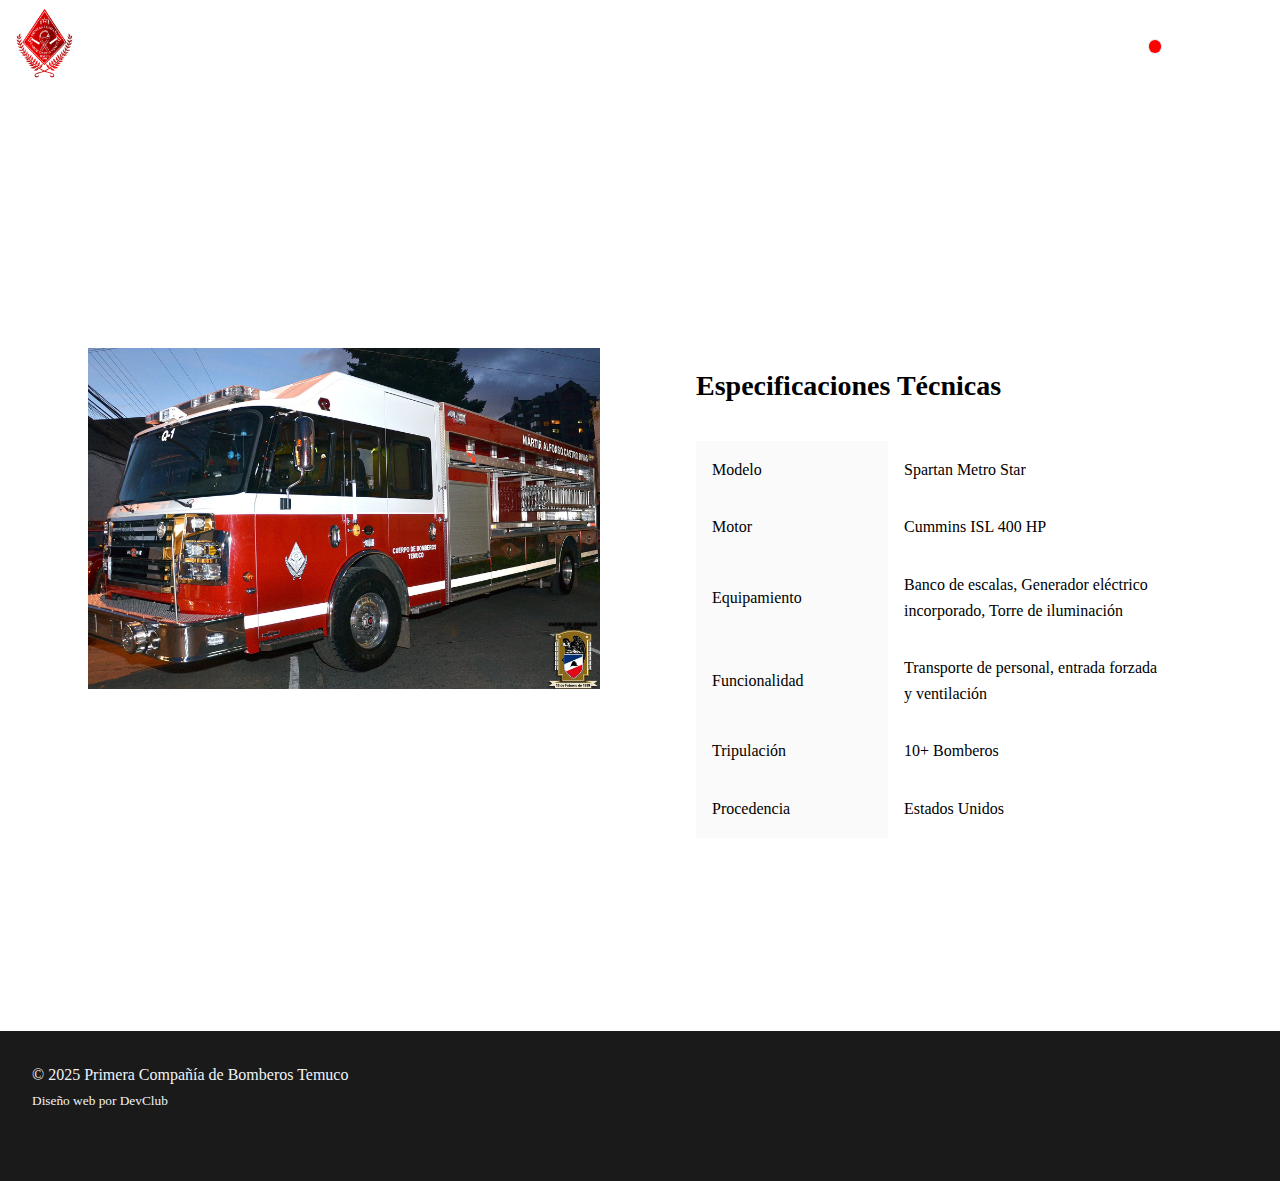
<file: pages/q1.html>
<!DOCTYPE html>
<html lang="es">

<head>
    <meta charset="UTF-8">
    <meta name="viewport" content="width=device-width, initial-scale=1.0">
    <title>Unidad Q-1 | Primera Compañía de Bomberos Temuco</title>
    <link rel="icon" type="image/png" sizes="32x32" href="../images/logo/logo1compañia.png">

    <!-- Stylesheets -->
    <link rel="stylesheet" href="../base.css">
    <link rel="stylesheet" href="../styles.css">
    <link href="https://fonts.googleapis.com/css2?family=Inter:wght@400;500;600;700&display=swap" rel="stylesheet">
</head>

<body>
    <header class="header-section">
        <div class="header-title">
            <a href="../index.html">
                <img id="logo" src="../images/logo/logo1compañia.png" alt="Logo primera">
            </a>
        </div>
        <nav id="main-nav" class="header-nav">
            <a href="../index.html">Inicio</a>
            <a href="#">Compañía</a>
            <a href="#">Contacto</a>
        </nav>
        <div class="header-buttons">
            <button class="header-menu-toggle" aria-controls="main-nav" aria-expanded="false">
                <svg xmlns="http://www.w3.org/2000/svg" width="40" height="40" viewBox="0 0 24 24" fill="none"
                    stroke="currentColor" stroke-width="2" stroke-linecap="round" stroke-linejoin="round">
                    <path stroke="none" d="M0 0h24v24H0z" fill="none" />
                    <path d="M4 6l16 0" />
                    <path d="M4 12l16 0" />
                    <path d="M4 18l16 0" />
                </svg>
            </button>
            <div class="header-live">
                <a href="tel:132" class="btn-emergency">
                    <svg xmlns="http://www.w3.org/2000/svg" width="20" height="20" viewBox="0 0 24 24" fill="none"
                        stroke="currentColor" stroke-width="2" stroke-linecap="round" stroke-linejoin="round">
                        <path stroke="none" d="M0 0h24v24H0z" fill="none" />
                        <path
                            d="M5 4h4l2 5l-2.5 1.5a11 11 0 0 0 5 5l1.5 -2.5l5 2v4a2 2 0 0 1 -2 2a16 16 0 0 1 -15 -15a2 2 0 0 1 2 -2" />
                        <path d="M15 7l2 2l4 -4" />
                    </svg>
                    Emergencia 132
                </a>
                <div class="header-live-circle"></div>
                <a href="./radio.html" target="_self" rel="noopener noreferrer">Radio en vivo</a>
            </div>
        </div>
    </header>

    <main class="detail-page">
        <section class="detail-hero">
            <div class="detail-hero-content">
                <h1>Unidad Q-1</h1>
                <p>Portaescalas</p>
            </div>
        </section>

        <section class="detail-content">
            <div class="detail-image-container">
                <img src="../images/material/q-1.jpg" alt="Unidad Q-1 Bomberos Temuco">
            </div>

            <div class="detail-specs">
                <h2>Especificaciones Técnicas</h2>
                <div class="specs-table-container">
                    <table class="specs-table">
                        <tbody>
                            <tr>
                                <th>Modelo</th>
                                <td>Spartan Metro Star</td>
                            </tr>
                            <tr>
                                <th>Motor</th>
                                <td>Cummins ISL 400 HP</td>
                            </tr>
                            <tr>
                                <th>Equipamiento</th>
                                <td>Banco de escalas, Generador eléctrico incorporado, Torre de iluminación</td>
                            </tr>
                            <tr>
                                <th>Funcionalidad</th>
                                <td>Transporte de personal, entrada forzada y ventilación</td>
                            </tr>
                            <tr>
                                <th>Tripulación</th>
                                <td>10+ Bomberos</td>
                            </tr>
                            <tr>
                                <th>Procedencia</th>
                                <td>Estados Unidos</td>
                            </tr>
                        </tbody>
                    </table>
                </div>
                <div class="detail-actions">
                    <a href="../index.html" class="back-button">Volver al Inicio</a>
                </div>
            </div>
        </section>
    </main>

    <footer class="footer-section">
        <p>&copy; 2025 Primera Compañía de Bomberos Temuco</p>
        <small>Diseño web por DevClub</small>
    </footer>

    <script src="../script.js"></script>
</body>

</html>
</file>
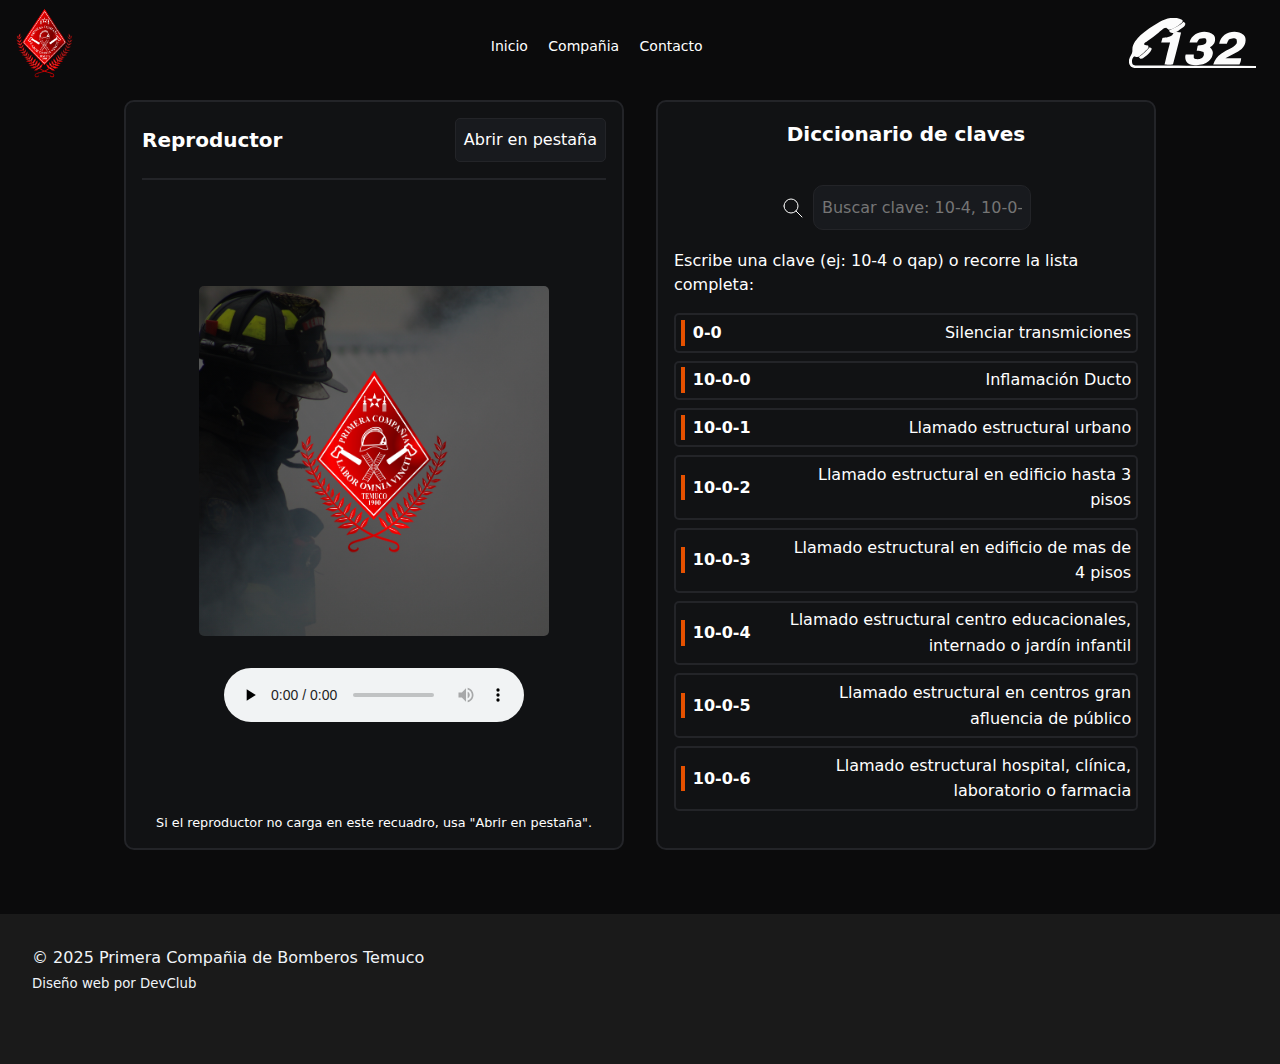
<file: pages/radio.html>
<!DOCTYPE html>
<html lang="en">
<head>
    <meta charset="UTF-8">
    <meta name="viewport" content="width=device-width, initial-scale=1.0">
    <title>Radio en vivo - Bomberos Temuco</title>
    <link rel="stylesheet" href="../base.css">
    <link rel="stylesheet" href="../styles/radio.css">
    <script type="module" src="../scripts/radio.js"></script>
</head>
<body>
    <header class="header-section">
        <div class="header-title">
            <a href="https://bomberos.icinfuatemuco.cl/">
                <img id="logo" src="../images/logo/logo1compañia.png" alt="Logo primera">
            </a>
            <!-- <hgroup>
                <h5>Cuerpo de Bomberos de Temuco</h5>
                <p>Primera Compañia</p>    
            </hgroup> -->
        </div>
        <nav class="header-nav">
            <div class="header-nav-content">
                <a href="#">Inicio</a>
                <a href="#">Compañia</a>
                <a href="#">Contacto</a>
            </div>
        </nav>
        <div class="header-buttons">
            <div class="header-emergency">
                <!-- <svg xmlns="http://www.w3.org/2000/svg" width="24" height="24" viewBox="0 0 24 24" fill="none" stroke="#ffffff" stroke-width="1" stroke-linecap="round" stroke-linejoin="round" class="icon icon-tabler icons-tabler-outline icon-tabler-phone"><path stroke="none" d="M0 0h24v24H0z" fill="none"/><path d="M5 4h4l2 5l-2.5 1.5a11 11 0 0 0 5 5l1.5 -2.5l5 2v4a2 2 0 0 1 -2 2a16 16 0 0 1 -15 -15a2 2 0 0 1 2 -2" /></svg>
                <a href="#">Emergencias: 132</a> -->
                <a href="tel:132">
                    <img src="../images/logo/call-logo-white.svg" alt="Imagen numero de emergencias 132">
                </a>
            </div>
        </div>
    </header>
    <main>
        <section class="radio-section">
            <header class="radio-header">
                <h4>Reproductor</h4>
                <div class="radio-btn">
                    <a href="https://www.broadcastify.com/webPlayer/14178" rel="noopener noreferrer" target="_blank">Abrir en pestaña</a>
                </div>
            </header>
            <div aria-labelledby="radio-content" class="radio-content">
                <!-- <svg xmlns="http://www.w3.org/2000/svg" id="live-icon-status" width="24" height="24" viewBox="0 0 24 24" fill="none"
                    stroke="currentColor" stroke-width="2" stroke-linecap="round" stroke-linejoin="round"
                    class="icon icon-tabler icons-tabler-outline icon-tabler-wifi-off">
                    <path stroke="none" d="M0 0h24v24H0z" fill="none"/>
                    <path d="M12 18l.01 0" />
                    <path d="M9.172 15.172a4 4 0 0 1 5.656 0" />
                    <path d="M6.343 12.343a7.963 7.963 0 0 1 3.864 -2.14m4.163 .155a7.965 7.965 0 0 1 3.287 2" />
                    <path d="M3.515 9.515a12 12 0 0 1 3.544 -2.455m3.101 -.92a12 12 0 0 1 10.325 3.374" />
                    <path d="M3 3l18 18" />
                </svg> -->
                <div class="radio-frame">
                    <figure class="radio-frame-logo">
                        <img src="../images/logo/logo1compañia.png" alt="" width="150px">
                    </figure>
                </div>
                <audio controls preload="none" src="https://broadcastify.cdnstream1.com/14178" id="14178" type="audio/mp3" crossorigin="anonymous"></audio>
                <!-- <audio controls preload="none" src="https://broadcastify.cdnstream1.com/32602" id="32602" type="audio/mp3" crossorigin="anonymous"></audio> -->
            </div>
            <footer class="radio-footer">
                <p>Si el reproductor no carga en este recuadro, usa "Abrir en pestaña".</p>
            </footer>
        </section>
        <section class="code-section">
            <header class="code-header">
                <h4>Diccionario de claves</h4>
            </header>
            <div class="code-main"> 
                <div class="code-content">
                    <div class="code-input">
                        <svg xmlns="http://www.w3.org/2000/svg" width="24" height="24" viewBox="0 0 24 24" fill="none"
                            stroke="currentColor" stroke-width="1" stroke-linecap="round" stroke-linejoin="round"
                            class="icon icon-tabler icons-tabler-outline icon-tabler-search">
                            <path stroke="none" d="M0 0h24v24H0z" fill="none" />
                            <path d="M10 10m-7 0a7 7 0 1 0 14 0a7 7 0 1 0 -14 0" />
                            <path d="M21 21l-6 -6" />
                        </svg>
                        <input required type="text" placeholder="Buscar clave: 10-4, 10-0-3...">
                    </div>
                    <p>Escribe una clave (ej: <span class="key-button">10-4</span> o <span class="key-button">qap</span>) o 
                    recorre la lista completa:</p>
                    <div class="code-list">
                        <dl class="code-container">
                            <div class="code-box">
                                <dt>0-0</dt>
                                <dl>Silenciar transmiciones</dl>
                            </div>
                            <div class="code-box">
                                <dt>10-0-0</dt>
                                <dl>Inflamación Ducto</dl>
                            </div>
                            <div class="code-box">
                                <dt>10-0-1</dt>
                                <dl>Llamado estructural urbano</dl>
                            </div>
                            <div class="code-box">
                                <dt>10-0-2</dt>
                                <dl>Llamado estructural en edificio hasta 3 pisos</dl>
                            </div>
                            <div class="code-box">
                                <dt>10-0-3</dt>
                                <dl>Llamado estructural en edificio de mas de 4 pisos</dl>
                            </div>
                            <div class="code-box">
                                <dt>10-0-4</dt>
                                <dl>Llamado estructural centro educacionales, internado o jardín infantil</dl>
                            </div>
                            <div class="code-box">
                                <dt>10-0-5</dt>
                                <dl>Llamado estructural en centros gran afluencia de público</dl>
                            </div>
                            <div class="code-box">
                                <dt>10-0-6</dt>
                                <dl>Llamado estructural hospital, clínica, laboratorio o farmacia</dl>
                            </div>
                            <div class="code-box">
                                <dt>10-0-7</dt>
                                <dl>Llamado estructural en servicentro o depósitos de gas</dl>
                            </div>
                            <div class="code-box">
                                <dt>10-0-8</dt>
                                <dl>Llamado estructural en subterráneos (estacionamientos/edificios)</dl>
                            </div>
                            <div class="code-box">
                                <dt>10-0-9</dt>
                                <dl>Llamado estructural en bodega HazMat, industria o ferretería</dl>
                            </div>
                            <div class="code-box">
                                <dt>10-0-10</dt>
                                <dl>Llamado estructural rural</dl>
                            </div>
                            <div class="code-box">
                                <dt>10-0-11</dt>
                                <dl>Llamado estructural en cárcel, recinto militar, carabineros o PDI</dl>
                            </div>
                            <div class="code-box">
                                <dt>10-0-12</dt>
                                <dl>Llamado estructural con personas de movilidad restringida</dl>
                            </div>
                            <div class="code-box">
                                <dt>10-0-13</dt>
                                <dl>Llamado estructural en barraca o supermercado</dl>
                            </div>
                            <div class="code-box">
                                <dt>10-0-14</dt>
                                <dl>Llamado estructural en cuartel de bomberos</dl>
                            </div>
                            <div class="code-box">
                                <dt>10-0-15</dt>
                                <dl>Llamado estructural urbano (Sin Q)</dl>
                            </div>
                            <div class="code-box">
                                <dt>10-1-1</dt>
                                <dl>Llamado en vehículo</dl>
                            </div>
                            <div class="code-box">
                                <dt>10-1-2</dt>
                                <dl>Llamado en vehículo transporte de gas/combustible</dl>
                            </div>
                            <div class="code-box">
                                <dt>10-1-3</dt>
                                <dl>Llamado en buses o micros</dl>
                            </div>
                            <div class="code-box">
                                <dt>10-1-4</dt>
                                <dl>Llamado en locomotora o vagón</dl>
                            </div>
                            <div class="code-box">
                                <dt>10-1-5</dt>
                                <dl>Llamado en avioneta o helicóptero</dl>
                            </div>
                            <div class="code-box">
                                <dt>10-1-6</dt>
                                <dl>Llamado fuego en vehículo cargado con GLP</dl>
                            </div>
                            <div class="code-box">
                                <dt>10-2-1</dt>
                                <dl>Llamado pastizal, basura</dl>
                            </div>
                            <div class="code-box">
                                <dt>10-2-2</dt>
                                <dl>Llamado pastizal rural</dl>
                            </div>
                            <div class="code-box">
                                <dt>10-2-3</dt>
                                <dl>Llamado pastizal interior vertedero</dl>
                            </div>
                            <div class="code-box">
                                <dt>10-3-1</dt>
                                <dl>Presunta desgracia, anillo, extremidad atrapada, encerrado auto</dl>
                            </div>
                            <div class="code-box">
                                <dt>10-3-2</dt>
                                <dl>Rescate persona encerrada casa/departamento</dl>
                            </div>
                            <div class="code-box">
                                <dt>10-3-3</dt>
                                <dl>Rescate en pozo seco</dl>
                            </div>
                            <div class="code-box">
                                <dt>10-3-3-1</dt>
                                <dl>Rescate en pozo con agua</dl>
                            </div>
                            <div class="code-box">
                                <dt>10-3-4</dt>
                                <dl>Rescate en quebrada o ladera de cerro</dl>
                            </div>
                            <div class="code-box">
                                <dt>10-3-5</dt>
                                <dl>Rescate en río o canal</dl>
                            </div>
                            <div class="code-box">
                                <dt>10-3-6</dt>
                                <dl>Rescate en altura</dl>
                            </div>
                            <div class="code-box">
                                <dt>10-3-7</dt>
                                <dl>Rescate en ascensor</dl>
                            </div>
                            <div class="code-box">
                               <dt>10-3-8</dt>
                               <dl>Rescate en zanja, espacios confinados o alcantarillado</dl>
                            </div>
                            <div class="code-box">
                                <dt>10-3-9</dt>
                                <dl>Persona sufriendo en puente (sobre agua)</dl>
                            </div>
                            <div class="code-box">
                                <dt>10-3-10</dt>
                                <dl>Persona suicida en pasarela o paso nivel</dl>
                            </div>
                            <div class="code-box">
                                <dt>10-3-11</dt>
                                <dl>Persona suicida en edificio, torre o antena</dl>
                            </div>
                            <div class="code-box">
                                <dt>10-3-12</dt>
                                <dl>Rescate en derrumbe o aluvión</dl>
                            </div>
                            <div class="code-box">
                                <dt>10-3-13</dt>
                                <dl>Atropello o caída en moto</dl>
                            </div>
                            <div class="code-box">
                                <dt>10-4-1</dt>
                                <dl>Rescate vehicular hasta 3 lesionados</dl>
                            </div>
                            <div class="code-box">
                                <dt>10-4-2</dt>
                                <dl>Rescate vehicular +3 lesionados, camión, microbús o transporte escolar</dl>
                            </div>
                            <div class="code-box">
                                <dt>10-4-3</dt>
                                <dl>Rescate vehicular con bus o tren</dl>
                            </div>
                            <div class="code-box">
                                <dt>10-4-3-1</dt>
                                <dl>Rescate de tren con vehículo menor</dl>
                            </div>
                            <div class="code-box">
                                <dt>10-4-4</dt>
                                <dl>Rescate vehicular en puente, río o canal</dl>
                            </div>
                            <div class="code-box">
                                <dt>10-4-5</dt>
                                <dl>Rescate vehicular en quebrada</dl>
                            </div>
                            <div class="code-box">
                                <dt>10-4-6</dt>
                                <dl>Rescate vehicular con vehículo HazMat</dl>
                            </div>
                            <div class="code-box">
                                <dt>10-4-7</dt>
                                <dl>Rescate vehicular con vehículos CBT involucrados</dl>
                            </div>
                            <div class="code-box">
                                <dt>10-4-8</dt>
                                <dl>Rescate vehicular con bomberos involucrados</dl>
                            </div>
                            <div class="code-box">
                                <dt>10-5-1</dt>
                                <dl>Llamado fuga de gas o derrame inferior a 200 litro en vía pública</dl>
                            </div>
                            <div class="code-box">
                                <dt>10-5-2</dt>
                                <dl>Llamado incidente HazMat</dl>
                            </div>
                            <div class="code-box">
                                <dt>10-5-3</dt>
                                <dl>Colisión vehículo mayor transporte gas/combustible/HazMat</dl>
                            </div>
                            <div class="code-box">
                                <dt>10-5-4</dt>
                                <dl>Termómetros u otros</dl>
                            </div>
                            <div class="code-box">
                                <dt>10-6-1</dt>
                                <dl>Llamado de emanación de gas</dl>
                            </div>
                            <div class="code-box">
                                <dt>10-7-1</dt>
                                <dl>Llamado eléctrico en vivienda/local comercial</dl>
                            </div>
                            <div class="code-box">
                                <dt>10-7-2</dt>
                                <dl>Fuego en transformadores vía pública</dl>
                            </div>
                            <div class="code-box">
                                <dt>10-7-3</dt>
                                <dl>Fuego en sub-estaciones</dl>
                            </div>
                            <div class="code-box">
                                <dt>10-8-1</dt>
                                <dl>Llamado no clasificado</dl>
                            </div>
                            <div class="code-box">
                                <dt>10-8-2</dt>
                                <dl>Posible Siniestro sin Clasificar (Prevención)</dl>
                            </div>
                            <div class="code-box">
                                <dt>10-9-1</dt>
                                <dl>Apoyo SAMU o Bomberos</dl>
                            </div>
                            <div class="code-box">
                                <dt>10-9-2</dt>
                                <dl>Llamado a apertura departamento con artefacto encendido</dl>
                            </div>
                            <div class="code-box">
                                <dt>10-9-3</dt>
                                <dl>Llamado a recuperación de cadáver</dl>
                            </div>
                            <div class="code-box">
                                <dt>10-9-4</dt>
                                <dl>Apoyo a otras instituciones</dl>
                            </div>
                            <div class="code-box">
                                <dt>10-9-5</dt>
                                <dl>Rescate animal en pozo con o sin agua</dl>
                            </div>
                            <div class="code-box">
                                <dt>10-9-6</dt>
                                <dl>Animal pequeño en alcantarillado o árbol</dl>
                            </div>
                            <div class="code-box">
                                <dt>10-9-7</dt>
                                <dl>Inundación</dl>
                            </div>
                            <div class="code-box">
                                <dt>10-9-8</dt>
                                <dl>Voladura de techo o caída de árbol</dl>
                            </div>
                            <div class="code-box">
                                <dt>10-9-9</dt>
                                <dl>Caída de letrero</dl>
                            </div>
                            <div class="code-box">
                                <dt>10-10</dt>
                                <dl>Llamado a remoción escombros</dl>
                            </div>
                            <div class="code-box">
                                <dt>10-11</dt>
                                <dl>Llamado accidente aéreo fuera de aeropuerto o base</dl>
                            </div>
                            <div class="code-box">
                                <dt>10-12</dt>
                                <dl>Llamado a apoyo a otros Cuerpos</dl>
                            </div>
                            <div class="code-box">
                                <dt>10-13</dt>
                                <dl>Llamado a artefacto explosivo o atentado terrorista</dl>
                            </div>
                            <div class="code-box">
                                <dt>10-14</dt>
                                <dl>Llamado accidente aéreo dentro de aeropuerto o base</dl>
                            </div>
                            <div class="code-box">
                                <dt>10-15</dt>
                                <dl>Simulacro</dl>
                            </div>
                        </dl>
                    </div>
                </div>
            </div>
        </section>
    </main>
    <footer aria-labelledby="footer-section" class="footer-section">
        <p>
            &copy; 2025 Primera Compañia de Bomberos Temuco
        </p>
        <small>
            Diseño web por DevClub
        </small>
    </footer>
</body>
</html>
</file>
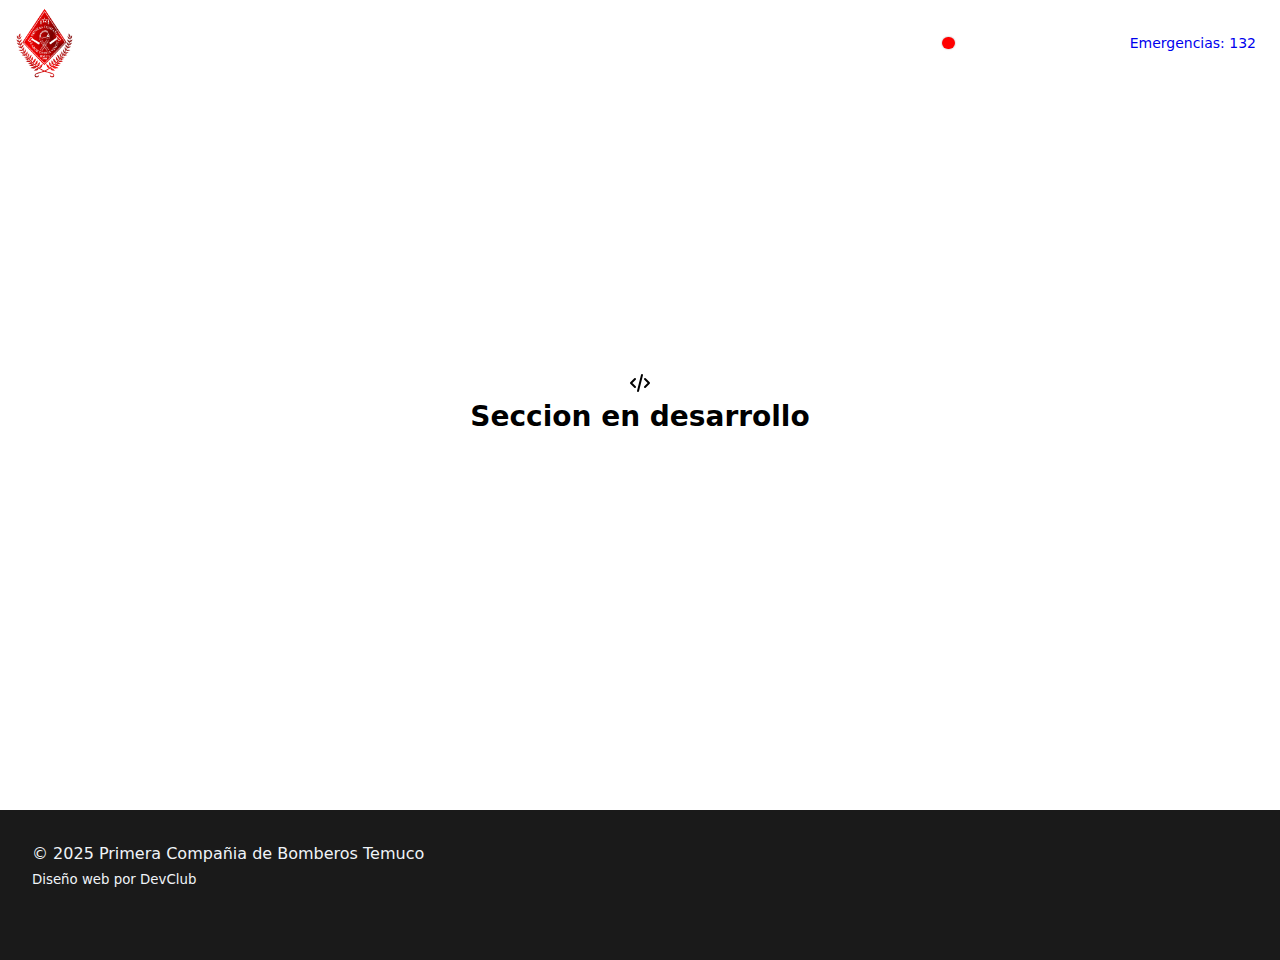
<file: pages/temp/wip.html>
<!DOCTYPE html>
<html lang="en">
<head>
    <meta charset="UTF-8">
    <meta name="viewport" content="width=device-width, initial-scale=1.0">
    <title>WIP</title>
    <link rel="stylesheet" href="../../base.css">
    <link rel="stylesheet" href="./wip.css">
</head>
<body>
    <header class="header-section">
        <div class="header-title">
            <img id="logo" src="../../images/logo/logo1compañia.png" alt="Logo primera">
            <hgroup>
                <h5>Cuerpo de Bomberos de Temuco</h5>
                <p>Primera Compañia</p>    
            </hgroup>
        </div>
        <nav class="header-nav">
            <a href="../../index.html" target="_self">Inicio</a>
            <a href="#">Compañia</a>
            <a href="#">Contacto</a>
        </nav>
        <div class="header-buttons">
            <div class="header-live">
                <div class="header-live-circle"></div>
                <a href="./pages/radio.html" target="_self" rel="noopener noreferrer">Radio en vivo</a>
            </div>
            <div class="header-emergency">
                <svg xmlns="http://www.w3.org/2000/svg" width="24" height="24" viewBox="0 0 24 24" fill="none" stroke="#ffffff" stroke-width="1" stroke-linecap="round" stroke-linejoin="round" class="icon icon-tabler icons-tabler-outline icon-tabler-phone"><path stroke="none" d="M0 0h24v24H0z" fill="none"/><path d="M5 4h4l2 5l-2.5 1.5a11 11 0 0 0 5 5l1.5 -2.5l5 2v4a2 2 0 0 1 -2 2a16 16 0 0 1 -15 -15a2 2 0 0 1 2 -2" /></svg>
                <a href="#">Emergencias: 132</a>
            </div>
        </div>
    </header>
    <main>
        <div class="main-section">
            <svg xmlns="http://www.w3.org/2000/svg" width="24" height="24" viewBox="0 0 24 24" fill="none" stroke="currentColor" stroke-width="2" stroke-linecap="round" stroke-linejoin="round" class="icon icon-tabler icons-tabler-outline icon-tabler-code"><path stroke="none" d="M0 0h24v24H0z" fill="none"/><path d="M7 8l-4 4l4 4" /><path d="M17 8l4 4l-4 4" /><path d="M14 4l-4 16" /></svg>
            <h2>Seccion en desarrollo</h2>
        </div>
    </main>
     <footer aria-labelledby="footer-section" class="footer-section">
        <p>
            &copy; 2025 Primera Compañia de Bomberos Temuco
        </p>
        <small>
            Diseño web por DevClub
        </small>
    </footer>
</body>
</html>
</file>
<file: base.css>
/*CSS base para los headers, footer y mantener consistencia en la pagina*/
/*Añadir al comienzo del documento*/

* {
    margin: 0;
    padding: 0;
    box-sizing: border-box;
}

a {
    text-decoration: none;
}

html {
    font-size: 100%;
    height: 100%;
    width: 100%;
}

body {
    font-family: ui-sans-serif, system-ui, sans-serif, "Apple Color Emoji", "Segoe UI Emoji", "Segoe UI Symbol", "Noto Color Emoji";
    min-height: 100vh;
    display: flex;
    flex-direction: column;
    line-height: 1.6;
    overflow-x: hidden;
}


p {
    font-size: 1rem;
    line-height: 1.5;
}

h1 { font-size: 2rem; }
h2 { font-size: 1.75rem; }
h3 { font-size: 1.5rem; }
h4 { font-size: 1.25rem; }
h5 { font-size: 1.125rem; }
h6 { font-size: 1rem; }

.header-section {
    display: flex;
    align-items: center;
    justify-content: space-between;
    background-color: rgba(255, 255, 255, 0);
    /* gap: 10rem; */
    padding: 0.5rem 1rem;
    font-size: 14px;
    position: absolute;
    top: 0;
    left: 0;
    width: 100%;
    z-index: 2;
    color: #ffffff;

    img {
        height: 70px;
    }
}

.header-title {
    display: flex;
    flex-direction: row;
    align-items: center;
}

.header-nav {
    display: flex;
    align-items: center;
    gap: 1rem;
}

.header-nav a {
    color:#ffffff;
    padding: 0.5rem;
    flex-wrap: wrap;
}

.nav-radio {
    display: none;
}

.header-menu-toggle {
    display: none;
}

.header-buttons {
    display: flex;
    flex-direction: row;
    align-items: center;
    /* justify-content: ; */
    gap: 1.5rem;
    white-space: nowrap;
    flex-wrap: wrap;
    flex-shrink: 1;
}

.header-buttons a {
    text-decoration: none;
    padding: 0.5rem;
    flex-wrap: wrap;
}

.header-live {
    display: flex;
    flex-direction: row;
    align-items: center;
    justify-content: center;
    border: 1.5px solid var(--accent);
    border-radius: 8px;
    padding: 0.5rem;
    height: 2.5rem;
}

.header-live-circle {
    background: red;
    width: 0.8rem;
    height: 0.8rem;
    border-radius: 50%;
    box-shadow: 0px 0px 1px 1px #0000001a;
    animation: pulse-animation 2s infinite;
}

@keyframes pulse-animation {
  0% {
    box-shadow: 0 0 0 0px rgba(0, 0, 0, 0.2);
  }
  100% {
    box-shadow: 0 0 0 8px rgba(0, 0, 0, 0);
  }
}

.header-live a{
    color: #ffffff;
    /* padding: 1em; */
}

.header-emergency {
    display: flex;
    align-items: center;
    text-align: center;
    justify-content: center;
}

.header-emergency img {
    height: 50px;
}

.footer-section {
    padding: 2rem;
    height: 150px;
    background-color: #1A1A1A;
    color: #F0F4F8;
}

/* Header - Body - Footer Resposive media querys */
@media (max-width: 768px) {

    .header-menu-toggle {
        display: block;
        background: none;
        border: none;
        cursor: pointer;
        color: #ffffff;
    }

    .header-nav {
        display: none;

        position:absolute;
        top: 100%;
        left: 0;
        width: 100%;
        background-color: rgba(0, 0, 0, 0.9);
        flex-direction: column;
        align-items: flex-start;
        padding: 1rem;
    }

    .nav-radio {
        display: flex;
        flex-direction: row;
        align-items: center;
    }

    .header-live-circle {
        height: 0.5rem;
        width: 0.5rem;
    }

    .header-nav.is-open {
        display: flex;
        margin-bottom: 5rem;
    }

    .header-live {
        display: none;
    }

    .header-section {
        padding: 1rem;
    }

    .header-section.is-open {
        background-color: black;
    }
}
</file>
<file: styles.css>
* {
    margin: 0;
    padding: 0;
    box-sizing: border-box;
}

/* Importar variables del base.css */

main {
    padding-top: 86px;
    /* Espacio para el header fijo */
}

a {
    text-decoration: none;
}

body {
    font-family: var(--font-family);
    background-color: var(--background);
    width: auto;
    display: flex;
    flex-direction: column;
    line-height: 1.6;
    overflow-x: hidden;
}

/* HERO SECTION - Mejorado con animaciones */
.hero {
    position: relative;
    display: flex;
    align-items: center;
    justify-content: flex-start;
    padding: 4rem;
    padding-top: 100px;
    /* Added padding to compensate for absolute header */
    min-height: 600px;
    /* Ensure sufficient height */
    background-image:
        linear-gradient(135deg, rgba(3, 2, 19, 0.7) 0%, rgba(212, 24, 61, 0.3) 100%),
        url(./images/BomberosHero.JPG);
    background-size: cover;
    background-position: center;
    background-attachment: fixed;
    /* Parallax effect */
    color: #ffffff;
    overflow: hidden;
}

.hero-content {
    position: relative;
    z-index: 2;
    animation: fadeInUp 1s ease-out;
}

@keyframes fadeInUp {
    from {
        opacity: 0;
        transform: translateY(30px);
    }

    to {
        opacity: 1;
        transform: translateY(0);
    }
}

.hero-title {
    display: block;
    text-align: left;
    justify-content: center;
    font-weight: bold;
    margin-bottom: 1rem;
}

.hero-title h1 {
    font-size: 3rem;
    color: #ffffff;
    text-shadow: 0 4px 12px rgba(0, 0, 0, 0.3);
    margin-bottom: 0.5rem;
}

.hero-title h2 {
    font-size: 1.5rem;
    color: rgba(255, 255, 255, 0.95);
    font-weight: var(--font-weight-medium);
}

.hero-title p {
    color: rgba(255, 255, 255, 0.9);
    font-size: 1.1rem;
    margin-top: 0.5rem;
}

.hero-details {
    display: flex;
    gap: 2rem;
    margin-top: 3rem;
    flex-wrap: wrap;
    align-items: center;
    justify-content: flex-start;
}

.hero-card {
    text-align: center;
    background: rgba(255, 255, 255, 0.1);
    backdrop-filter: blur(10px);
    -webkit-backdrop-filter: blur(10px);
    padding: 1.5rem;
    border-radius: var(--radius);
    min-width: 150px;
    transition: all var(--transition-base);
    border: 1px solid rgba(255, 255, 255, 0.2);
}

.hero-card:hover {
    background: rgba(255, 255, 255, 0.2);
    transform: translateY(-5px);
    box-shadow: var(--shadow-lg);
}

.hero-card svg {
    margin-bottom: 0.5rem;
}

.hero-card h6 {
    font-size: 1.25rem;
    font-weight: var(--font-weight-bold);
    color: #ffffff;
    margin: 0.5rem 0;
}

.hero-card p {
    font-size: 0.9rem;
    color: rgba(255, 255, 255, 0.85);
}

@media (max-width: 768px) {
    .hero {
        padding: 4rem 1.5rem;
        min-height: 500px;
        background-attachment: scroll;
    }

    .hero-title h1 {
        font-size: 2rem;
    }

    .hero-details {
        justify-content: center;
    }
}

.information-section {
    padding: 4rem;
    display: flex;
    flex-direction: row;
    justify-content: space-between;
    width: 100%;
}

.information-header {
    flex-direction: column;
    padding-right: 1rem;
}

.information-box {
    display: flex;
    flex-direction: column;
}

.information-card {
    display: flex;
    flex-direction: column;
    text-align: center;
    width: 200px;
    border-radius: 10px;
    background-color: var(--secondary);
    padding: 1rem 3rem;
    margin-bottom: 2rem;
    margin: 1rem;
}

.information-card p {
    font-size: 0.7rem;
    white-space: nowrap;
}

/* SECCION NOTICIAS - Mejorado */
.news-section {
    padding: 5rem 2rem;
    display: flex;
    flex-direction: column;
    align-items: center;
    background-color: var(--background);
}

.news-header {
    text-align: center;
    margin-bottom: 3rem;
    animation: slideUp var(--transition-slow);
}

.news-header h2 {
    margin-bottom: 0.5rem;
}

.news-header p {
    color: var(--muted-foreground);
    font-size: 1.1rem;
}

.news-list {
    display: grid;
    grid-template-columns: repeat(auto-fit, minmax(350px, 1fr));
    gap: 2rem;
    width: 100%;
    max-width: 1400px;
}

.news-card {
    display: flex;
    flex-direction: column;
    background-color: var(--card);
    border-radius: var(--radius-lg);
    overflow: hidden;
    box-shadow: var(--shadow);
    transition: all var(--transition-base);
    border: 1px solid var(--border);
}

.news-card:hover {
    transform: translateY(-8px);
    box-shadow: var(--shadow-xl);
    border-color: var(--accent);
}

.news-image {
    width: 100%;
    height: 250px;
    overflow: hidden;
    background-color: var(--secondary);
}

.news-card img {
    width: 100%;
    height: 100%;
    object-fit: cover;
    transition: transform var(--transition-slow);
}

.news-card:hover img {
    transform: scale(1.08);
}

.news-content {
    display: flex;
    flex-direction: column;
    gap: 0.75rem;
    padding: 1.5rem;
}

.news-content h3 {
    color: var(--primary);
    font-size: 1.25rem;
    line-height: 1.4;
}

.news-description {
    color: var(--text);
    line-height: 1.6;
    font-size: 0.95rem;
}

.news-date {
    color: var(--muted-foreground);
    font-size: 0.875rem;
    font-style: italic;
}

.news-link {
    display: inline-block;
    color: var(--primary);
    border: 2px solid var(--border);
    border-radius: var(--radius);
    padding: 0.75rem 1.5rem;
    text-align: center;
    font-weight: var(--font-weight-medium);
    transition: all var(--transition-base);
    margin-top: 0.5rem;
}

.news-link:hover {
    background-color: var(--destructive);
    color: #ffffff;
    border-color: var(--destructive);
    transform: translateX(4px);
}

.specialties-section {
    padding: 4rem;
    background-color: var(--secondary);
}

.specialties-header {
    display: flex;
    flex-direction: column;
    text-align: center;
    margin-bottom: 2rem;
}

.specialties-grid {
    display: flex;
    flex-direction: row;
    justify-content: center;
    align-items: center;
    text-align: center;
    gap: 3rem;
    flex-wrap: wrap;
    color: #ffffff;

    article:nth-child(1) {
        background-image:
            linear-gradient(rgba(0, 0, 0, 0.5)),
            url(./images/sections/specialties1.jpg);

        position: relative;
        background-position: center;
        background-size: cover;

    }

    article:nth-child(2) {
        background-image:
            linear-gradient(rgba(0, 0, 0, 0.5)),
            url(./images/sections/specialties2.jpg);

        position: relative;
        background-position: center;
        background-size: cover;
    }

    article:nth-child(3) {
        background-image:
            linear-gradient(rgba(0, 0, 0, 0.5)),
            url(./images/sections/specialties3.JPG);
        position: relative;
        background-position: center;
        background-size: cover;
    }
}

.specialties-card {
    display: flex;
    flex-direction: column;
    justify-content: center;
    align-items: center;
    background-color: var(--card);
    padding: 1.5rem;
    width: 450px;
    height: 400px;
    border-radius: 10px;
    flex: 0 1 auto;
    overflow: hidden;

    /* Contrast Fix */
    h3 {
        color: #FFFFFF;
        /* Pure White for Titles */
        margin-top: 1rem;
    }

    svg {
        color: #FFFFFF;
        /* Pure White for Icons */
    }

    p {
        margin-top: 1rem;
        font-size: 0.9rem;
        line-height: 1.4;
        color: #E0E0E0;
        /* Light Gray for Descriptions */
    }
}

/*SECCION AUTORIDADES*/

.autorities-section {
    background-color: var(--secondary);
    display: flex;
    flex-direction: column;
    padding-top: 2rem;
    padding: 4rem;
}

.autorities-header {
    display: flex;
    flex-direction: column;
    text-align: center;
}

.autorities-layout {
    display: flex;
    flex-direction: row;
    justify-content: center;
    align-items: center;
    flex-wrap: wrap;
    margin-top: 2rem;
    color: #ffffff;

    a:nth-child(1) {
        background-image:
            linear-gradient(rgba(0, 0, 0, 0.5)),
            url(./images/sections/autorities1.JPG);
        background-position: center;
        background-size: cover;
    }

    a:nth-child(2) {
        background-image:
            linear-gradient(rgba(0, 0, 0, 0.5)),
            url(./images/sections/autorities2.JPG);
        background-position: center;
        background-size: cover;
    }

    a:nth-child(3) {
        background-image:
            linear-gradient(rgba(0, 0, 0, 0.5)),
            url(./images/sections/autorities3.jpg);
        background-position: center;
        background-size: cover;
    }

    a {
        color: #fff;
    }
}

.autorities-card {
    display: flex;
    justify-content: center;
    align-items: center;
    text-align: center;
    flex: 0 1 auto;
    width: 450px;
    height: 400px;
    margin: 1rem;
    border-radius: 10px;
}

/*--------------------*/

.material-section {
    background-color: var(--secondary);
    padding: 4rem;
    display: flex;
    flex-direction: column;
    justify-content: center;
    align-items: center;
}

.material-header {
    display: flex;
    flex-direction: column;
    align-items: center;
}

.material-layout {
    margin-top: 2rem;
    display: flex;
    flex-direction: row;
    justify-content: center;
    flex-wrap: wrap;
}

.material-box {
    background-color: var(--card);
    width: 300px;
    min-height: 380px;
    /* Increased height for description */
    margin: 1rem;
    border-radius: 10px;
    transition: transform var(--transition-base), box-shadow var(--transition-base);
    display: flex;
    flex-direction: column;
    overflow: hidden;
}

.material-box-link {
    text-decoration: none;
    color: inherit;
    display: block;
}

.material-box:hover {
    transform: translateY(-5px);
    box-shadow: var(--shadow-lg);
}

.material-content {
    padding: 1.5rem;
    text-align: center;
    flex-grow: 1;
    display: flex;
    flex-direction: column;
    align-items: center;
}

.material-content h3 {
    margin-bottom: 0.5rem;
    color: var(--primary);
}

.material-description {
    font-size: 0.9rem;
    color: #333;
    line-height: 1.4;
    margin-top: 0.5rem;
}

.material-image {
    width: 100%;
    height: 200px;
    /* Fixed height for consistency */
    overflow: hidden;

    img {
        width: 100%;
        height: 100%;
        object-fit: cover;
        transition: transform var(--transition-slow);
    }
}

.material-box:hover .material-image img {
    transform: scale(1.05);
}

.donation-section {
    display: flex;
    flex-direction: column;
    justify-content: center;
    padding: 4rem;
    height: 400px;
    background-image:
        linear-gradient(rgba(0, 0, 0, 0.85), rgba(0, 0, 0, 0.7)),
        url(./images/sections/donationbackground.JPG);
    position: relative;
    background-position: center;
    background-size: cover;
    color: #ffffff;
    text-align: center;
}

.donation-section h2 {
    color: #FFFFFF;
    text-shadow: 2px 2px 4px rgba(0, 0, 0, 0.8);
}

.donation-section p {
    color: #FFD700;
    /* Dorado Institucional */
    font-weight: var(--font-weight-semibold);
    font-size: 1.1rem;
}

.donation-layout {
    margin-top: 1rem;
    gap: 1rem;
    display: flex;
    flex-direction: column;
    align-items: center;
}

.donation-button {
    border: 2px solid #ffffff;
    border-radius: 5px;
    padding: 0.75rem 1.5rem;
    font-weight: bold;
    text-transform: uppercase;
    transition: all var(--transition-base);
    background-color: transparent;
    color: #ffffff;
    cursor: pointer;
    display: inline-block;
}

.donation-button:hover {
    background-color: #D0021B;
    /* Rojo Institucional */
    border-color: #D0021B;
    color: #ffffff;
    transform: scale(1.05);
    box-shadow: 0 0 15px rgba(208, 2, 27, 0.5);
}

.security-section {
    padding: 4rem;
    background-color: #fef2f2;
}


.security-header {
    display: flex;
    flex-direction: column;
    align-items: center;
    text-align: center;
}

.security-layout {
    margin-top: 3rem;
    display: grid;
    grid-template-columns: repeat(3, 1fr);
    gap: 2rem;
}

.security-card {
    background-color: #ffffff;
    padding: 2rem;
    border-radius: var(--radius);
    box-shadow: var(--shadow-md);
    transition: transform var(--transition-base), box-shadow var(--transition-base);
    display: flex;
    flex-direction: column;
}

.security-card:hover {
    transform: translateY(-5px);
    box-shadow: var(--shadow-lg);
}

.security-card-header {
    display: flex;
    align-items: center;
    gap: 1rem;
    margin-bottom: 1.5rem;
    border-bottom: 2px solid var(--accent);
    padding-bottom: 1rem;
}

.security-card-header svg {
    color: var(--destructive);
    min-width: 32px;
}

.security-card-header h3 {
    font-size: 1.25rem;
    font-weight: var(--font-weight-bold);
    color: var(--primary);
    text-align: left;
    margin: 0;
}

.security-list {
    list-style: none;
    padding: 0;
    margin: 0;
}

.security-list li {
    display: flex;
    align-items: flex-start;
    gap: 0.75rem;
    margin-bottom: 1rem;
    color: var(--text);
    font-size: 0.95rem;
    line-height: 1.5;
}

.security-list li svg {
    color: #10b981;
    /* Green checkmark */
    min-width: 20px;
    margin-top: 2px;
}

/* Responsive for Security Section */
@media (max-width: 900px) {
    .security-layout {
        grid-template-columns: 1fr;
        gap: 1.5rem;
    }
}

/* Emergency Actions Section */
.emergency-actions-grid {
    display: grid;
    grid-template-columns: 1fr 1fr;
    gap: 2rem;
    margin-top: 3rem;
}

.emergency-card {
    background: #ffffff;
    padding: 2rem;
    border-radius: 12px;
    box-shadow: var(--shadow-md);
    display: flex;
    align-items: center;
    gap: 1.5rem;
    transition: transform var(--transition-base);
}

.emergency-card:hover {
    transform: translateY(-3px);
}

.emergency-icon {
    display: flex;
    align-items: center;
    justify-content: center;
    min-width: 60px;
    height: 60px;
    border-radius: 50%;
    background-color: rgba(0, 0, 0, 0.03);
}

.emergency-content h3 {
    margin-bottom: 0.5rem;
    font-size: 1.25rem;
    font-weight: var(--font-weight-bold);
    color: var(--primary);
}

.emergency-content p {
    font-size: 0.95rem;
    color: var(--text);
    line-height: 1.5;
}

/* Gas Card Styles */
.emergency-card-gas {
    border-left: 5px solid #F59E0B;
}

.emergency-card-gas .emergency-icon svg {
    color: #F59E0B;
}

/* Fire Card Styles */
.emergency-card-fire {
    border-left: 5px solid #EF4444;
}

.emergency-card-fire .emergency-icon svg {
    color: #EF4444;
}

.emergency-call {
    font-weight: var(--font-weight-bold);
    color: #EF4444;
}

/* Responsive for Emergency Actions */
@media (max-width: 768px) {
    .emergency-actions-grid {
        grid-template-columns: 1fr;
        gap: 1.5rem;
    }

    .emergency-card {
        flex-direction: column;
        text-align: center;
        padding: 1.5rem;
    }
}

/* Body Resposive media querys */
@media (max-width: 768px) {
    .hero {
        padding: 4rem 1.5rem;
        min-height: 500px;
        background-attachment: scroll;
        background-position: center top;
        /* Focus on faces in group photo */
    }

    .hero-title h1 {
        font-size: 2rem;
    }

    .hero-details {
        justify-content: center;
    }

    .donation-section {
        height: auto;
        min-height: 350px;
        padding: 3rem 1.5rem;
        background-attachment: scroll;
    }

    .news-card {
        width: 100%;
        max-width: 400px;
        height: auto;
    }

    .specialties-card {
        width: 100%;
        max-width: 400px;
        height: auto;
    }

    .autorities-card {
        width: 100%;
        max-width: 400px;
        height: 300px;
    }
}

/* DETAIL PAGES STYLES */
.detail-page {
    padding-top: 86px;
    min-height: 100vh;
    background-color: var(--secondary);
}

.detail-hero {
    background-color: var(--primary);
    color: #ffffff;
    padding: 3rem 2rem;
    text-align: center;
}

.detail-hero-content h1 {
    font-size: 2.5rem;
    margin-bottom: 0.5rem;
    color: #ffffff;
}

.detail-hero-content p {
    font-size: 1.25rem;
    color: var(--accent);
    font-weight: var(--font-weight-medium);
}

.detail-content {
    max-width: 1200px;
    margin: 0 auto;
    padding: 3rem 2rem;
    display: grid;
    grid-template-columns: 1fr 1fr;
    gap: 3rem;
    align-items: start;
}

.detail-image-container {
    background-color: #ffffff;
    padding: 1rem;
    border-radius: var(--radius);
    box-shadow: var(--shadow-md);
}

.detail-image-container img {
    width: 100%;
    height: auto;
    border-radius: var(--radius-sm);
    display: block;
}

.detail-specs {
    background-color: #ffffff;
    padding: 2rem;
    border-radius: var(--radius);
    box-shadow: var(--shadow-md);
}

.detail-specs h2 {
    margin-bottom: 1.5rem;
    font-size: 1.75rem;
    color: var(--primary);
    border-bottom: 2px solid var(--destructive);
    padding-bottom: 0.5rem;
    display: inline-block;
}

.specs-table-container {
    overflow-x: auto;
}

.specs-table {
    width: 100%;
    border-collapse: collapse;
    margin-bottom: 2rem;
}

.specs-table th,
.specs-table td {
    padding: 1rem;
    text-align: left;
    border-bottom: 1px solid var(--border);
}

.specs-table th {
    font-weight: var(--font-weight-bold);
    color: var(--primary);
    width: 40%;
    background-color: rgba(0, 0, 0, 0.02);
}

.specs-table td {
    color: var(--text);
}

.detail-actions {
    margin-top: 2rem;
    text-align: center;
}

.back-button {
    display: inline-block;
    padding: 0.75rem 1.5rem;
    background-color: var(--primary);
    color: #ffffff;
    border-radius: var(--radius);
    font-weight: var(--font-weight-medium);
    transition: all var(--transition-base);
}

.back-button:hover {
    background-color: var(--destructive);
    transform: translateY(-2px);
    box-shadow: var(--shadow-md);
}

/* Responsive for Detail Pages */
@media (max-width: 900px) {
    .detail-content {
        grid-template-columns: 1fr;
        gap: 2rem;
    }

    .detail-image-container {
        max-width: 600px;
        margin: 0 auto;
    }
}
</file>
<file: styles/radio.css>
:root {
    --background: #0b0b0c; 
    --panel: #111214;
    --text: #ffffff;
    --text-muted: #a3a3a3;
    --border: #232428;
    --btn-bg: #181a1e;
}



main {
    display: flex;
    flex-direction: row;
    align-items: center;
    justify-content: center;
    flex-wrap: wrap;
    padding: 4rem;
    gap: 2rem;
    background-color: var(--background);
    color: #ffffff;
    min-height: 100vh;
    width: 100%;
    padding-top: 100px;
}

.radio-section {
    display: flex;
    flex-direction: column;
    align-items: center;
    justify-content: space-between;
    border: 2px solid var(--border);
    border-radius: 10px;
    background-color: var(--panel);
    height: 750px;
    width: 500px;
    padding: 1rem;
}

.radio-header {
    display: flex;
    flex-direction: row;
    justify-content: space-between;
    align-items: center;
    width: 100%;
    padding-bottom: 1rem;
    border-bottom: 2px solid var(--border);
    /* outline: 2px solid var(--border); */

    .radio-btn {
        background-color: var(--btn-bg);
        display: flex;
        padding: 0.5rem; 
        border: 1px solid var(--border);
        border-radius: 5px;

        a {
            color: var(--text);
        }
    }
}

.radio-content {
    display: flex;
    flex-direction: column;
    justify-content: center;
    align-items: center;
    gap: 1rem;
}

#live-icon-status {
    width: 3rem;
    height: 3rem;
    margin-bottom: 1rem;
}

.radio-frame {
    display: flex;
    flex-direction: column;
    justify-content: center;
    background-image: 
        linear-gradient(rgba(0, 0, 0, 0.5)),
        url(../images/sections/radio-bg.jpg);
    background-position: center;
    background-size: cover;
    width: 350px;
    height: 350px;
    border-radius: 5px;
    margin-top: 1rem;

    .radio-frame-logo {
    display: inherit;
    justify-content: center;
    align-items: center;
    }
}

audio {
    display: flex;
    justify-content: center;
    align-items: center;
    margin-top: 1rem;
}

.radio-footer > p {
    font-size: 0.8rem;
}

.code-section {
    border: 2px solid var(--border);
    border-radius: 10px;
    background-color: var(--panel);
    padding: 1rem;
    display: flex;
    flex-direction: column;
    align-items: center;
    height: 750px;
    width: 500px;
}

.code-content {
    display: flex;
    flex-direction: column;
    justify-content: center;
    align-items: center;
    margin-top: 2rem;
    gap: 1rem;
}

.code-input {
    display: flex;
    justify-content: center;
    align-items: center;
    gap: 0.5rem;
    padding: 0.2rem;
    border-radius: 5px;
}

.code-input input[type="text"] {
  background: var(--btn-bg);
  border: 1px solid var(--border);
  border-radius: 10px;
  outline: none;
  color: var(--text);
  padding: 0.75rem 0.5rem;
  font-size: 1rem;
  font-family: inherit;
}

.code-list {
    width: 100%;
    height: 500px;
    overflow: scroll;
    overflow-x: hidden;
}

.code-container div{
    row-gap: 5rem;
}

.code-box {
    display: flex;
    flex-direction: row;
    justify-content: space-between;
    align-items: center;
    text-align: end;
    gap: 2rem;
    margin-bottom: 0.5rem;
    padding: 0.3rem;
    border: 2px solid var(--border);
    border-radius: 5px;
}

.code-box dt {
    text-wrap: nowrap;
    font-weight: 700;
    border-left: 4px solid #E65100;
    padding-left: 0.5rem;
}

@media (max-width: 768px) {
    main {
        padding: 2rem;
        padding-top: 100px;
    }

    .radio-frame {
        width: 300px;
        height: 300px;
    }
}
</file>
<file: pages/temp/wip.css>
main {
    display: flex;
    justify-content: center;
    align-items: center;
    height: 90vh;
}

.main-section {
    display: flex;
    flex-direction: column;
    justify-content: center;
    align-items: center;
}
</file>
